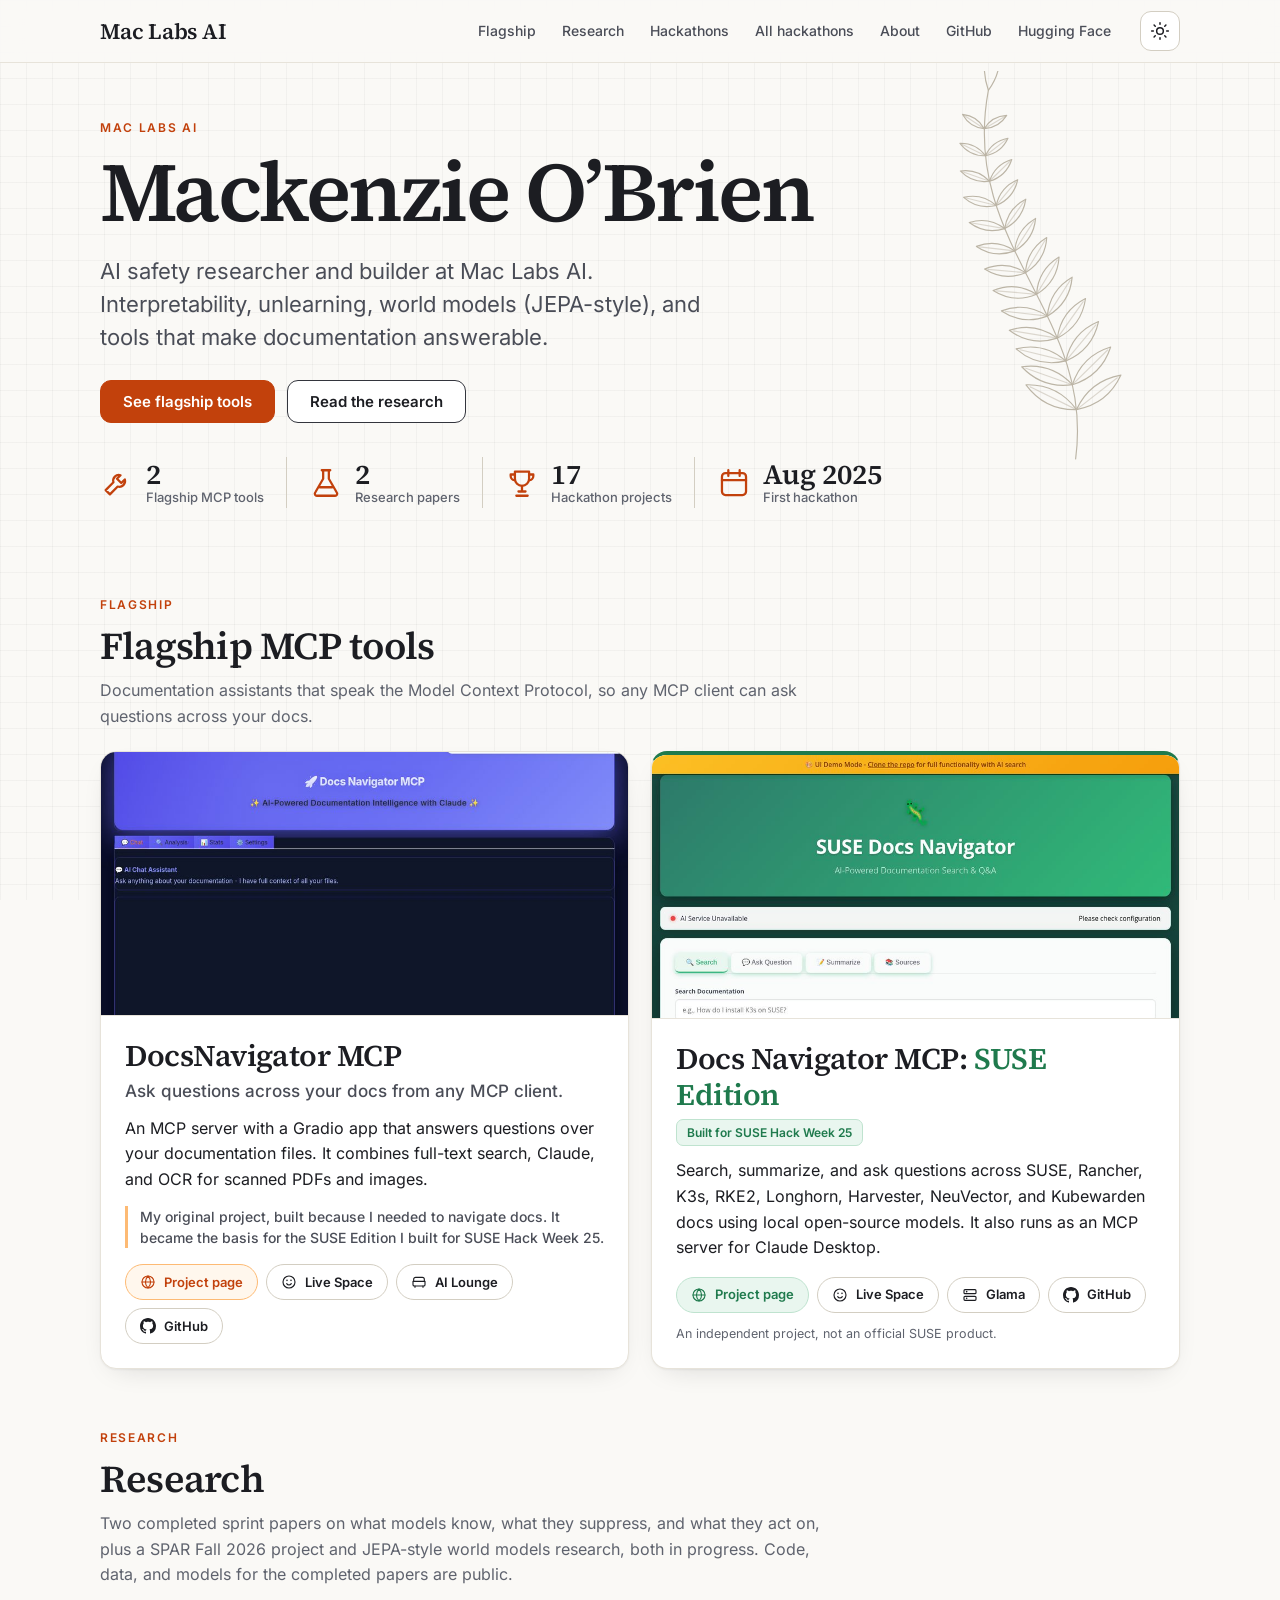
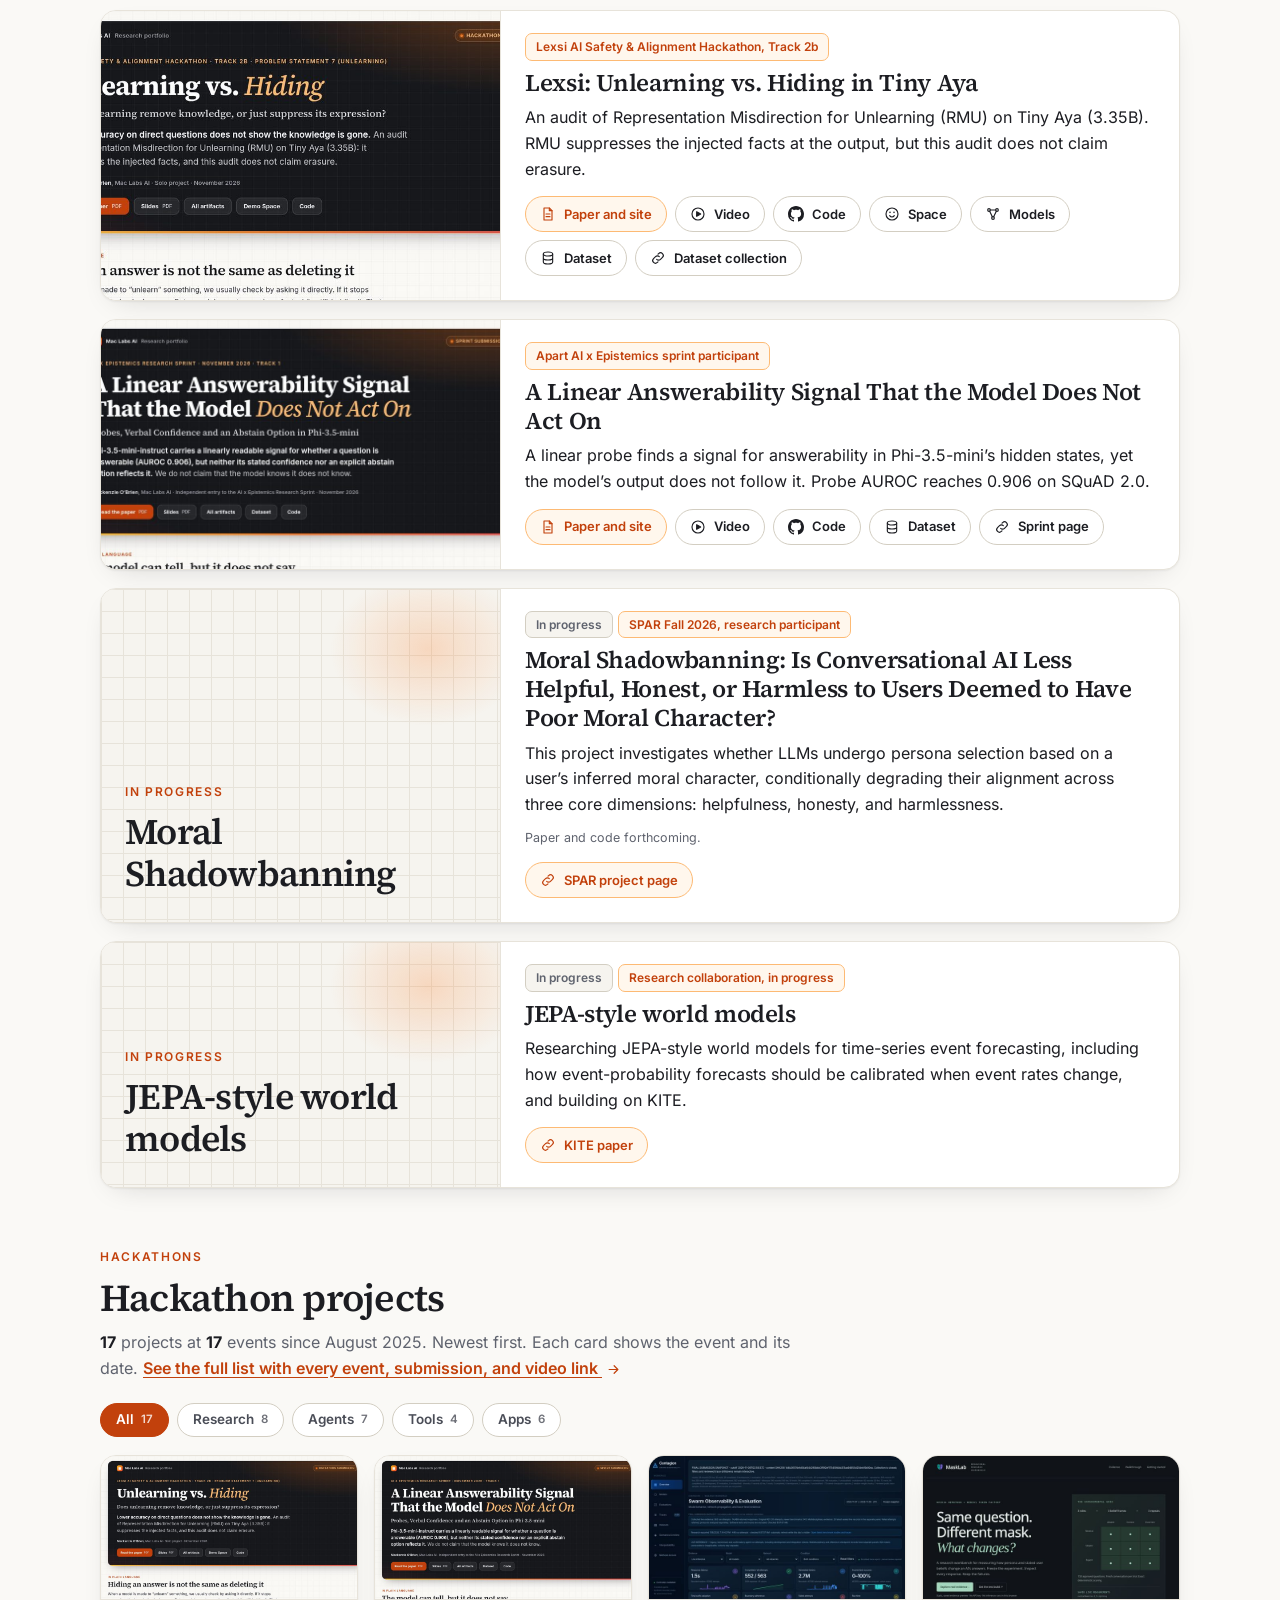
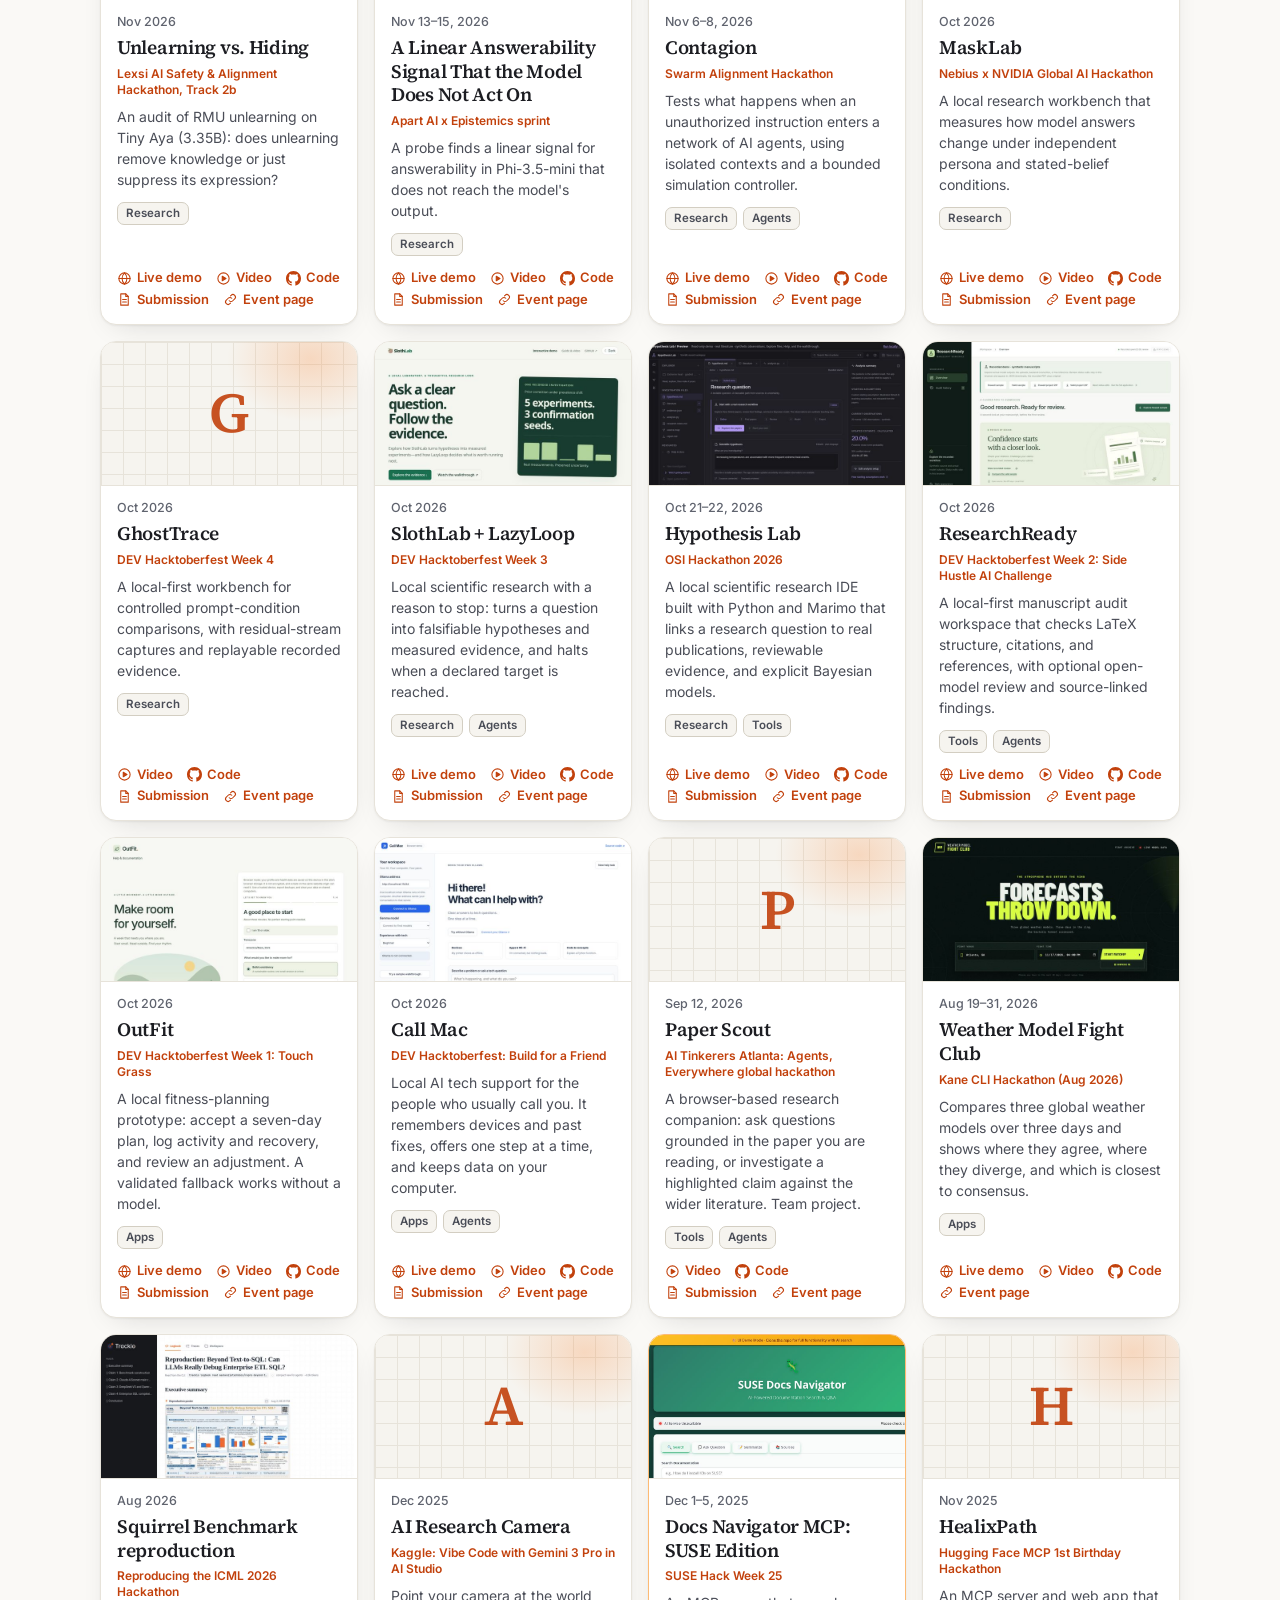
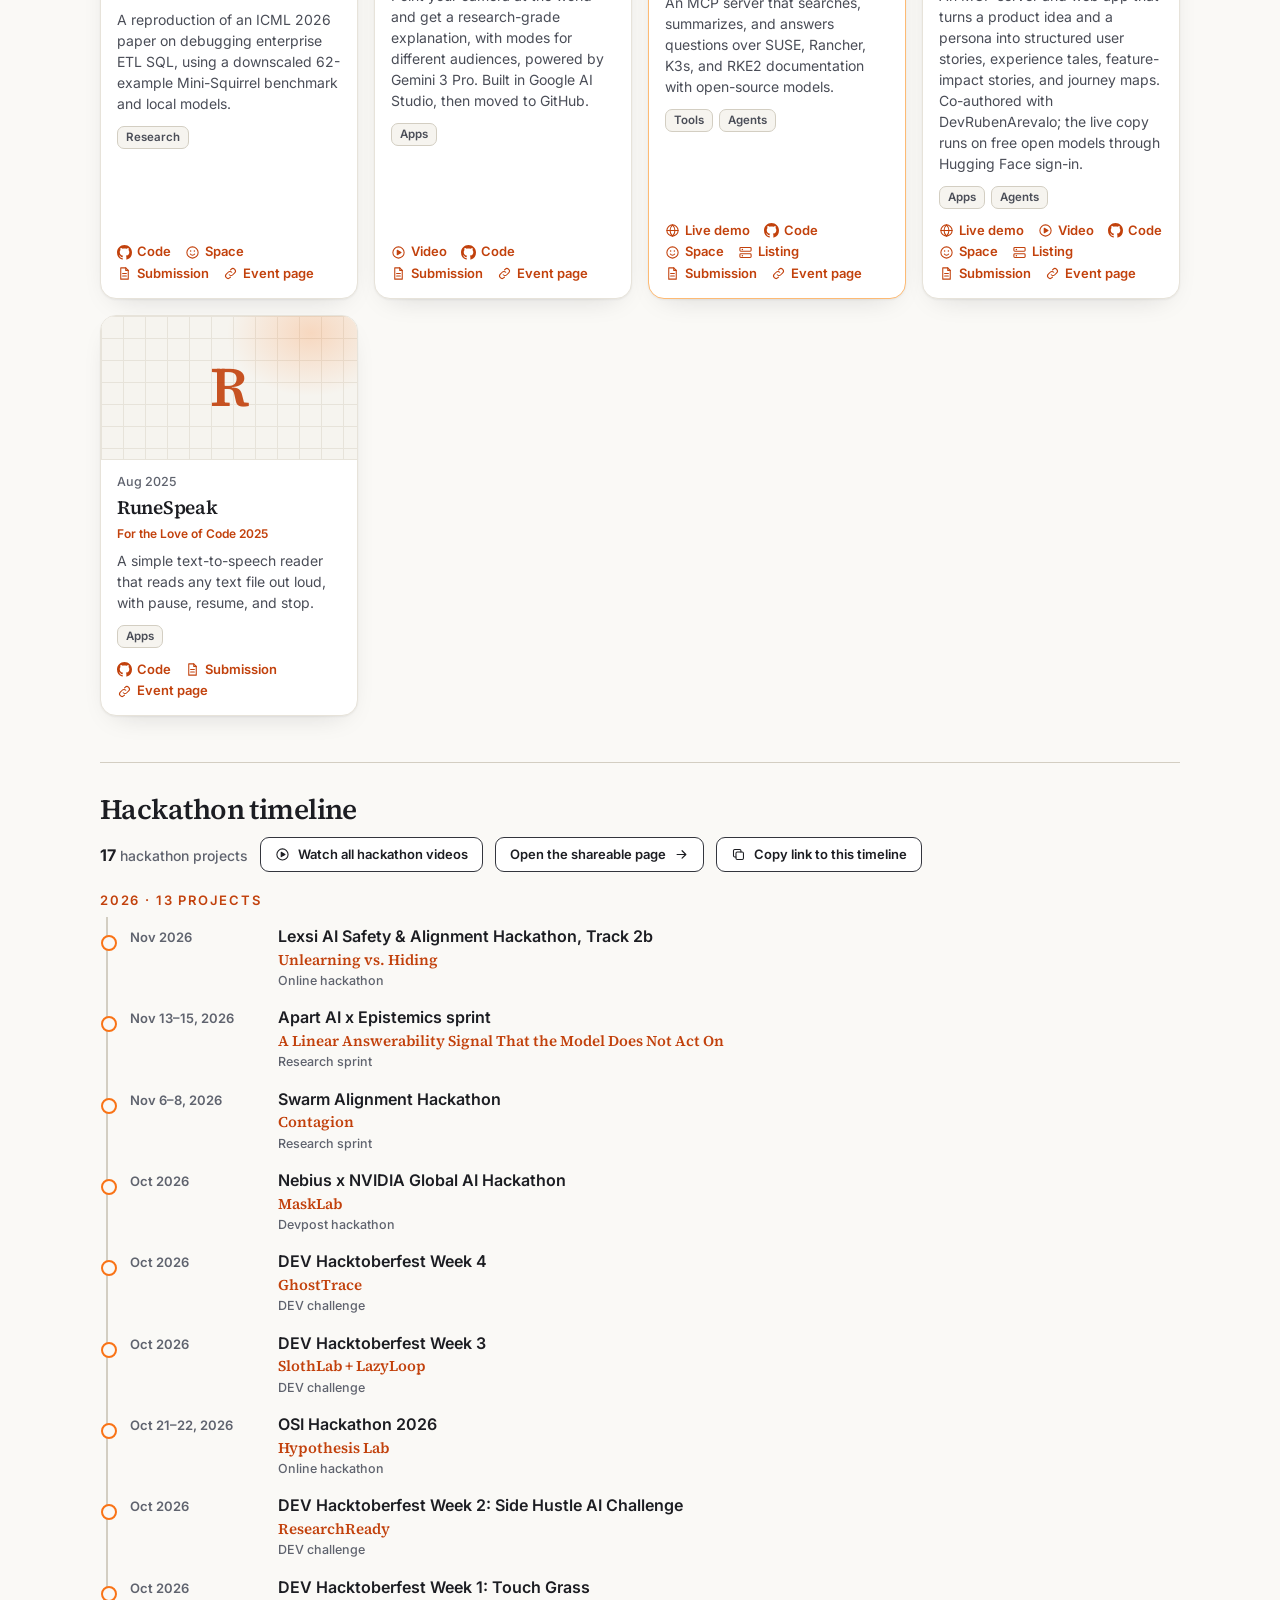
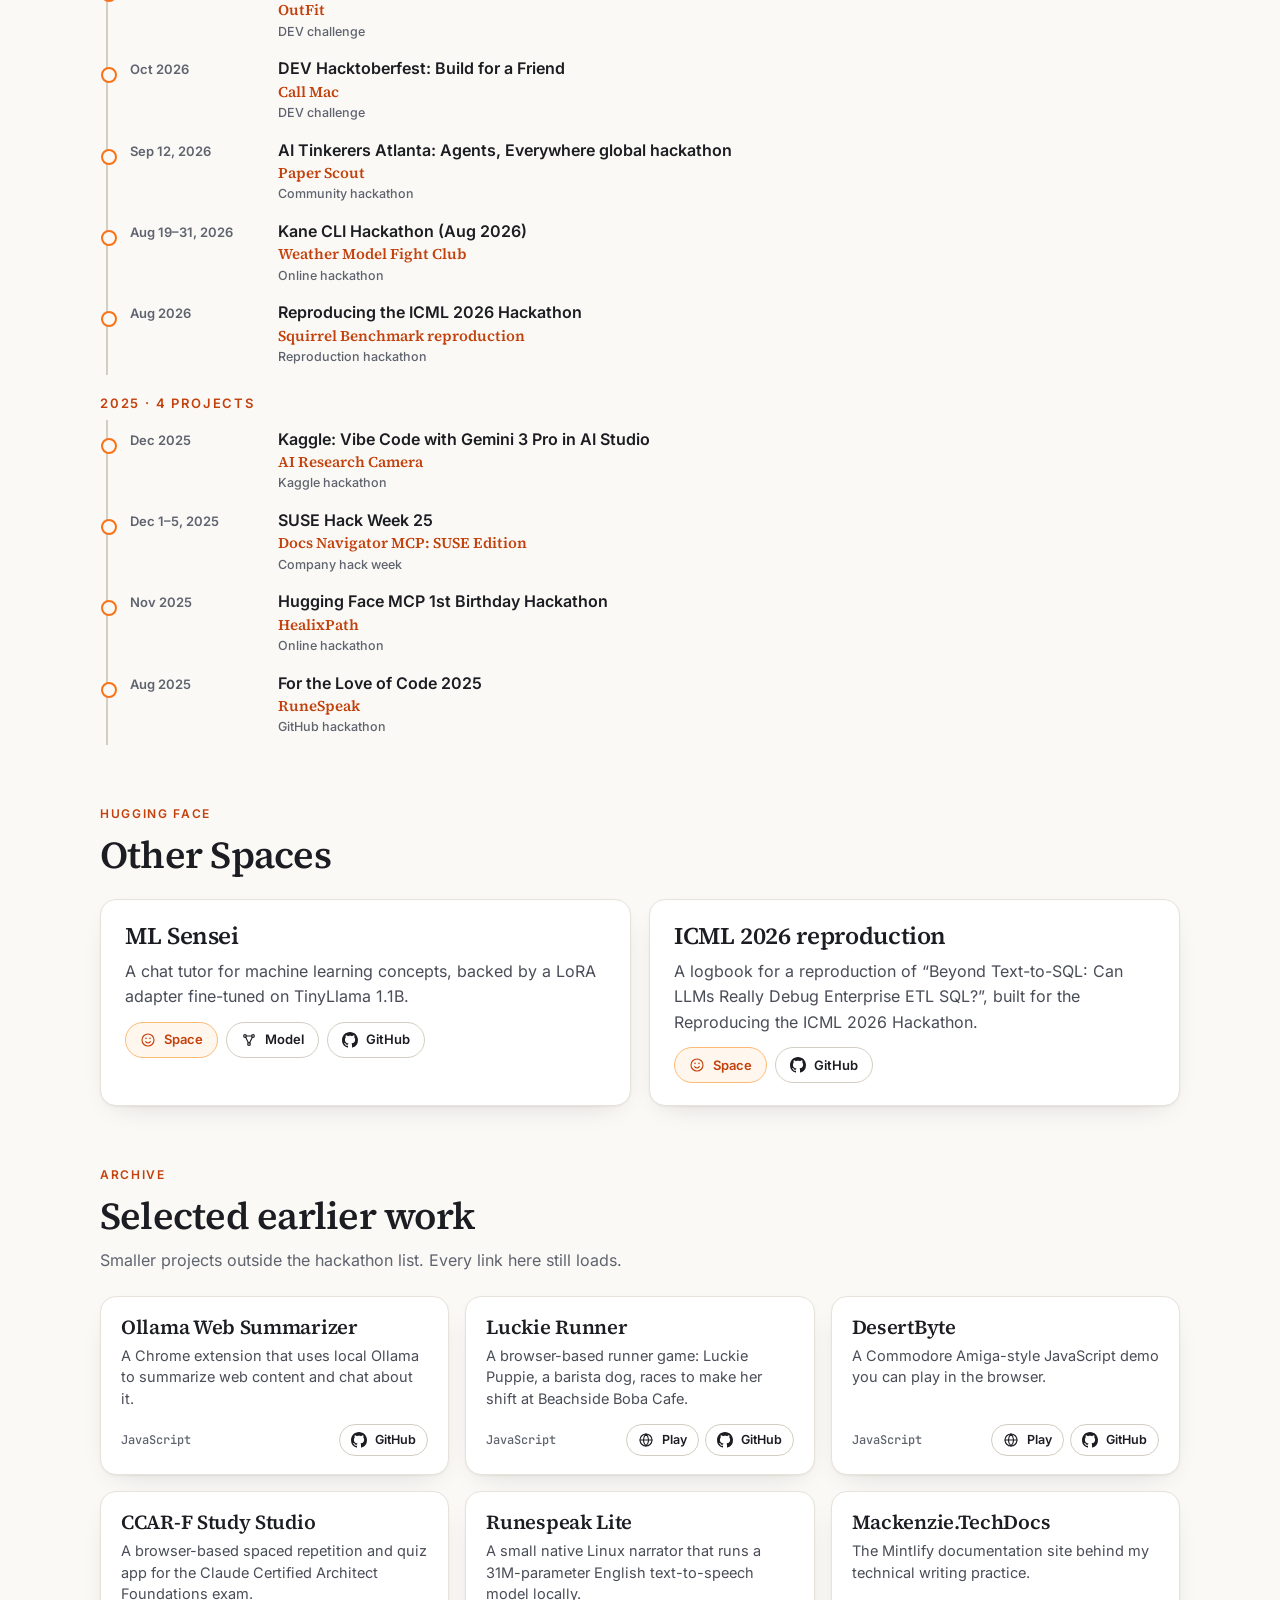
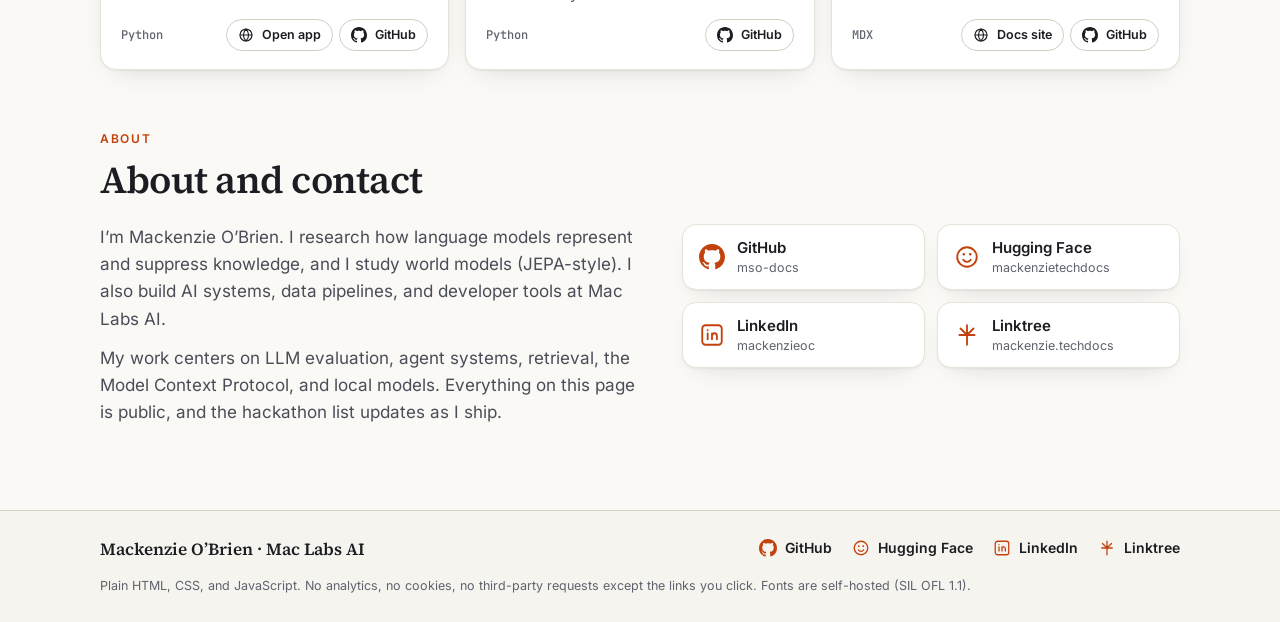
<file: index.html>
<!doctype html>
<html lang="en">
<head>
<meta charset="utf-8">
<meta name="viewport" content="width=device-width, initial-scale=1, viewport-fit=cover">
<title>Mackenzie O&rsquo;Brien | AI safety researcher and builder, Mac Labs AI</title>
<meta name="description" content="Portfolio of Mackenzie O&rsquo;Brien, AI safety researcher and builder at Mac Labs AI. Flagship MCP tools; research on unlearning, interpretability, and world models (JEPA-style); and every hackathon project in one place.">
<meta name="author" content="Mackenzie O'Brien">
<meta name="color-scheme" content="light dark">
<meta name="theme-color" content="#faf9f6" media="(prefers-color-scheme: light)">
<meta name="theme-color" content="#15130f" media="(prefers-color-scheme: dark)">
<meta name="referrer" content="strict-origin-when-cross-origin">
<link rel="canonical" href="https://mso-docs.github.io/mac-portfolio/">
<meta property="og:type" content="website">
<meta property="og:site_name" content="Mac Labs AI">
<meta property="og:title" content="Mackenzie O&rsquo;Brien | AI safety researcher and builder">
<meta property="og:description" content="Flagship MCP tools; research on unlearning, interpretability, and world models (JEPA-style); and every hackathon project in one place.">
<meta property="og:url" content="https://mso-docs.github.io/mac-portfolio/">
<meta property="og:image" content="https://mso-docs.github.io/mac-portfolio/assets/og-image.png">
<meta property="og:image:width" content="1200"><meta property="og:image:height" content="630">
<meta property="og:image:alt" content="Mackenzie O'Brien, AI safety researcher and builder at Mac Labs AI, on a warm paper background with a botanical sprig.">
<meta name="twitter:card" content="summary_large_image">
<meta name="twitter:title" content="Mackenzie O&rsquo;Brien | AI safety researcher and builder">
<meta name="twitter:description" content="Flagship MCP tools; research on unlearning, interpretability, and world models (JEPA-style); and every hackathon project in one place.">
<meta name="twitter:image" content="https://mso-docs.github.io/mac-portfolio/assets/og-image.png">
<meta name="twitter:image:alt" content="Mackenzie O'Brien, AI safety researcher and builder at Mac Labs AI, on a warm paper background with a botanical sprig.">
<link rel="icon" href="assets/favicon.svg" type="image/svg+xml">
<link rel="icon" href="assets/favicon-32.png" sizes="32x32" type="image/png">
<link rel="apple-touch-icon" href="assets/apple-touch-icon.png">
<script>
/* Set the theme before first paint so there is no flash. Saved choice wins, then the system setting. */
(function () {
  var t = null;
  try { t = localStorage.getItem("theme"); } catch (e) {}
  if (t !== "light" && t !== "dark") {
    t = window.matchMedia && window.matchMedia("(prefers-color-scheme: dark)").matches ? "dark" : "light";
  }
  var r = document.documentElement;
  r.setAttribute("data-theme", t);
  r.classList.add("js");
})();
</script>
<link rel="preload" href="assets/fonts/inter-latin-wght-normal.woff2" as="font" type="font/woff2" crossorigin>
<link rel="preload" href="assets/fonts/source-serif-4-latin-wght-normal.woff2" as="font" type="font/woff2" crossorigin>
<link rel="stylesheet" href="css/style.css">
</head>
<body>
<svg width="0" height="0" style="position:absolute" aria-hidden="true" focusable="false">
  <symbol id="i-github" viewBox="0 0 16 16"><path fill="currentColor" d="M8 0c4.42 0 8 3.58 8 8a8.013 8.013 0 0 1-5.45 7.59c-.4.08-.55-.17-.55-.38 0-.27.01-1.13.01-2.2 0-.75-.25-1.23-.54-1.48 1.78-.2 3.65-.88 3.65-3.95 0-.88-.31-1.59-.82-2.15.08-.2.36-1.02-.08-2.12 0 0-.67-.22-2.2.82-.64-.18-1.32-.27-2-.27-.68 0-1.36.09-2 .27-1.53-1.03-2.2-.82-2.2-.82-.44 1.1-.16 1.92-.08 2.12-.51.56-.82 1.28-.82 2.15 0 3.06 1.86 3.75 3.64 3.95-.23.2-.44.55-.51 1.07-.46.21-1.61.55-2.33-.66-.15-.24-.6-.83-1.23-.82-.67.01-.27.38.01.53.34.19.73.9.82 1.13.16.45.68 1.31 2.69.94 0 .67.01 1.3.01 1.49 0 .21-.15.45-.55.38A7.995 7.995 0 0 1 0 8c0-4.42 3.58-8 8-8Z"/></symbol>
  <symbol id="i-hf" viewBox="0 0 24 24"><g fill="none" stroke="currentColor" stroke-width="1.7" stroke-linecap="round" stroke-linejoin="round"><circle cx="12" cy="12" r="9"/><path d="M8.5 14.5c1 1.4 2.1 2 3.5 2s2.5-.6 3.5-2"/><path d="M9 9.5h.01M15 9.5h.01" stroke-width="2.4"/></g></symbol>
  <symbol id="i-lounge" viewBox="0 0 24 24"><g fill="none" stroke="currentColor" stroke-width="1.7" stroke-linecap="round" stroke-linejoin="round"><path d="M4 11V8a3 3 0 0 1 3-3h10a3 3 0 0 1 3 3v3"/><path d="M3 11h18v5a2 2 0 0 1-2 2H5a2 2 0 0 1-2-2z"/><path d="M6 18v2M18 18v2"/></g></symbol>
  <symbol id="i-glama" viewBox="0 0 24 24"><g fill="none" stroke="currentColor" stroke-width="1.7" stroke-linecap="round" stroke-linejoin="round"><rect x="3" y="4" width="18" height="6" rx="1.5"/><rect x="3" y="14" width="18" height="6" rx="1.5"/><path d="M7 7h.01M7 17h.01" stroke-width="2.4"/></g></symbol>
  <symbol id="i-globe" viewBox="0 0 24 24"><g fill="none" stroke="currentColor" stroke-width="1.7" stroke-linecap="round" stroke-linejoin="round"><circle cx="12" cy="12" r="9"/><path d="M3 12h18M12 3c2.6 2.6 3.9 5.6 3.9 9s-1.3 6.4-3.9 9c-2.6-2.6-3.9-5.6-3.9-9S9.4 5.6 12 3z"/></g></symbol>
  <symbol id="i-play" viewBox="0 0 24 24"><g fill="none" stroke="currentColor" stroke-width="1.7" stroke-linecap="round" stroke-linejoin="round"><circle cx="12" cy="12" r="9"/><path d="M10 8.5v7l6-3.5z" fill="currentColor"/></g></symbol>
  <symbol id="i-doc" viewBox="0 0 24 24"><g fill="none" stroke="currentColor" stroke-width="1.7" stroke-linecap="round" stroke-linejoin="round"><path d="M6 3h8l4 4v14H6z"/><path d="M14 3v4h4M9 12h6M9 16h6"/></g></symbol>
  <symbol id="i-data" viewBox="0 0 24 24"><g fill="none" stroke="currentColor" stroke-width="1.7" stroke-linecap="round" stroke-linejoin="round"><ellipse cx="12" cy="6" rx="7" ry="3"/><path d="M5 6v6c0 1.7 3.1 3 7 3s7-1.3 7-3V6M5 12v6c0 1.7 3.1 3 7 3s7-1.3 7-3v-6"/></g></symbol>
  <symbol id="i-model" viewBox="0 0 24 24"><g fill="none" stroke="currentColor" stroke-width="1.7" stroke-linecap="round" stroke-linejoin="round"><circle cx="6" cy="6" r="2"/><circle cx="18" cy="6" r="2"/><circle cx="12" cy="18" r="2"/><path d="M8 6h8M7 8l4 8M17 8l-4 8"/></g></symbol>
  <symbol id="i-link" viewBox="0 0 24 24"><g fill="none" stroke="currentColor" stroke-width="1.7" stroke-linecap="round" stroke-linejoin="round"><path d="M10 14a4 4 0 0 0 5.7 0l3-3a4 4 0 0 0-5.7-5.7l-1 1"/><path d="M14 10a4 4 0 0 0-5.7 0l-3 3A4 4 0 0 0 11 18.7l1-1"/></g></symbol>
  <symbol id="i-mic" viewBox="0 0 24 24"><g fill="none" stroke="currentColor" stroke-width="1.7" stroke-linecap="round" stroke-linejoin="round"><path d="M4 5h16v11H9l-5 4z"/><path d="M8 9h8M8 12h5"/></g></symbol>
  <symbol id="i-linkedin" viewBox="0 0 24 24"><g fill="none" stroke="currentColor" stroke-width="1.7" stroke-linecap="round" stroke-linejoin="round"><rect x="3" y="3" width="18" height="18" rx="3"/><path d="M8 10.5V16M8 7.6v.01M12 16v-5.5M12 13c0-1.7 1-2.6 2.3-2.6S16.5 11.3 16.5 13V16"/></g></symbol>
  <symbol id="i-tree" viewBox="0 0 24 24"><g fill="none" stroke="currentColor" stroke-width="1.7" stroke-linecap="round" stroke-linejoin="round"><path d="M12 21v-9M12 12 6 6M12 12l6-6M12 12V3M12 12 5 12M12 12l7 0"/></g></symbol>
  <symbol id="i-sun" viewBox="0 0 24 24"><g fill="none" stroke="currentColor" stroke-width="1.8" stroke-linecap="round" stroke-linejoin="round"><circle cx="12" cy="12" r="4"/><path d="M12 2v2M12 20v2M4.9 4.9l1.4 1.4M17.7 17.7l1.4 1.4M2 12h2M20 12h2M4.9 19.1l1.4-1.4M17.7 6.3l1.4-1.4"/></g></symbol>
  <symbol id="i-moon" viewBox="0 0 24 24"><g fill="none" stroke="currentColor" stroke-width="1.8" stroke-linecap="round" stroke-linejoin="round"><path d="M20 14.5A8 8 0 0 1 9.5 4 8 8 0 1 0 20 14.5z"/></g></symbol>
  <symbol id="i-menu" viewBox="0 0 24 24"><g fill="none" stroke="currentColor" stroke-width="1.9" stroke-linecap="round"><path d="M4 7h16M4 12h16M4 17h16"/></g></symbol>
  <symbol id="i-x" viewBox="0 0 24 24"><g fill="none" stroke="currentColor" stroke-width="1.9" stroke-linecap="round"><path d="M6 6l12 12M18 6 6 18"/></g></symbol>
  <symbol id="i-tools" viewBox="0 0 24 24"><g fill="none" stroke="currentColor" stroke-width="1.6" stroke-linecap="round" stroke-linejoin="round"><path d="M14.5 6.5a4 4 0 0 0-5 5L4 17l3 3 5.5-5.5a4 4 0 0 0 5-5L15 12l-3-3z"/></g></symbol>
  <symbol id="i-flask" viewBox="0 0 24 24"><g fill="none" stroke="currentColor" stroke-width="1.6" stroke-linecap="round" stroke-linejoin="round"><path d="M9 3h6M10 3v6l-5.5 9.5A1.5 1.5 0 0 0 5.8 21h12.4a1.5 1.5 0 0 0 1.3-2.5L14 9V3"/><path d="M7.5 15h9"/></g></symbol>
  <symbol id="i-trophy" viewBox="0 0 24 24"><g fill="none" stroke="currentColor" stroke-width="1.6" stroke-linecap="round" stroke-linejoin="round"><path d="M7 4h10v5a5 5 0 0 1-10 0z"/><path d="M7 6H4v1a3 3 0 0 0 3 3M17 6h3v1a3 3 0 0 1-3 3M12 14v4M8 21h8M9.5 18h5"/></g></symbol>
  <symbol id="i-cal" viewBox="0 0 24 24"><g fill="none" stroke="currentColor" stroke-width="1.6" stroke-linecap="round" stroke-linejoin="round"><rect x="3.5" y="5" width="17" height="15.5" rx="2.5"/><path d="M3.5 10h17M8 3v4M16 3v4"/></g></symbol>
  <symbol id="i-arrow" viewBox="0 0 24 24"><g fill="none" stroke="currentColor" stroke-width="1.9" stroke-linecap="round" stroke-linejoin="round"><path d="M5 12h14M13 6l6 6-6 6"/></g></symbol>
  <symbol id="i-copy" viewBox="0 0 24 24"><g fill="none" stroke="currentColor" stroke-width="1.7" stroke-linecap="round" stroke-linejoin="round"><rect x="8" y="8" width="12" height="12" rx="2"/><path d="M16 8V6a2 2 0 0 0-2-2H6a2 2 0 0 0-2 2v8a2 2 0 0 0 2 2h2"/></g></symbol>
</svg>

<a class="skip" href="#main">Skip to content</a>

<header class="site-header">
  <nav class="nav wrap" aria-label="Primary">
    <a class="wordmark" href="#top" aria-label="Mac Labs AI, back to top">Mac Labs AI</a>
    <button class="menu-btn" type="button" aria-expanded="false" aria-controls="nav-links">
      <svg class="ic ic-open" aria-hidden="true"><use href="#i-menu"/></svg>
      <svg class="ic ic-close" aria-hidden="true"><use href="#i-x"/></svg>
      <span class="sr-only">Menu</span>
    </button>
    <ul class="nav-links" id="nav-links">
      <li><a href="#flagship">Flagship</a></li>
      <li><a href="#research">Research</a></li>
      <li><a href="#hackathons">Hackathons</a></li>
      <li><a href="hackathons/">All hackathons</a></li>
      <li><a href="#about">About</a></li>
      <li><a href="https://github.com/mso-docs" rel="noopener">GitHub</a></li>
      <li><a href="https://huggingface.co/mackenzietechdocs" rel="noopener">Hugging Face</a></li>
    </ul>
    <button class="theme-toggle" id="theme-toggle" type="button" aria-label="Switch to dark mode" title="Switch theme">
      <svg class="ic ic-sun" aria-hidden="true"><use href="#i-sun"/></svg>
      <svg class="ic ic-moon" aria-hidden="true"><use href="#i-moon"/></svg>
    </button>
  </nav>
</header>

<main id="main">
<section class="hero wrap" id="top" aria-labelledby="h-hero">
  <div class="hero-copy">
    <p class="eyebrow">Mac Labs AI</p>
    <h1 id="h-hero">Mackenzie O&rsquo;Brien</h1>
    <p class="lede">AI safety researcher and builder at Mac Labs AI. Interpretability, unlearning, world models (JEPA-style), and tools that make documentation answerable.</p>
    <div class="cta">
      <a class="btn btn-primary" href="#flagship">See flagship tools</a>
      <a class="btn btn-ghost" href="#research">Read the research</a>
    </div>
    <ul class="stats" id="stats" aria-label="Portfolio at a glance">
      <li class="stat"><svg class="ic" aria-hidden="true"><use href="#i-tools"/></svg><span class="stat-text"><strong data-stat="flagship">2</strong><span>Flagship MCP tools</span></span></li>
      <li class="stat"><svg class="ic" aria-hidden="true"><use href="#i-flask"/></svg><span class="stat-text"><strong data-stat="research">2</strong><span>Research papers</span></span></li>
      <li class="stat"><svg class="ic" aria-hidden="true"><use href="#i-trophy"/></svg><span class="stat-text"><strong data-stat="hackathons">17</strong><span>Hackathon projects</span></span></li>
      <li class="stat"><svg class="ic" aria-hidden="true"><use href="#i-cal"/></svg><span class="stat-text"><strong data-stat="since">Aug 2025</strong><span>First hackathon</span></span></li>
    </ul>
  </div>
  <div class="hero-art" aria-hidden="true"><svg class="sprig" viewBox="0 0 330 420" fill="none" stroke="currentColor" stroke-width="1.2" stroke-linecap="round" stroke-linejoin="round" aria-hidden="true" focusable="false"><path d="M210 400 C230 250 90 180 120 20" /><path d="M210.9 349.2 Q243.0 343.3 256.7 313.6 Q224.5 319.5 210.9 349.2Z" /><path d="M210.9 349.2 L253.0 316.4" opacity=".5" /><path d="M210.9 349.2 Q191.5 322.8 158.8 323.6 Q178.2 349.9 210.9 349.2Z" /><path d="M210.9 349.2 L163.0 325.6" opacity=".5" /><path d="M206.7 323.5 Q236.5 314.3 246.1 284.6 Q216.3 293.7 206.7 323.5Z" /><path d="M206.7 323.5 L243.0 287.7" opacity=".5" /><path d="M206.7 323.5 Q185.3 300.7 154.4 305.0 Q175.8 327.8 206.7 323.5Z" /><path d="M206.7 323.5 L158.6 306.5" opacity=".5" /><path d="M199.9 299.0 Q227.3 287.5 233.6 258.4 Q206.2 269.9 199.9 299.0Z" /><path d="M199.9 299.0 L230.9 261.7" opacity=".5" /><path d="M199.9 299.0 Q177.5 279.4 148.6 286.5 Q171.0 306.1 199.9 299.0Z" /><path d="M199.9 299.0 L152.7 287.5" opacity=".5" /><path d="M191.1 275.5 Q216.3 262.6 220.2 234.6 Q195.0 247.5 191.1 275.5Z" /><path d="M191.1 275.5 L217.8 237.9" opacity=".5" /><path d="M191.1 275.5 Q168.4 258.6 141.6 267.4 Q164.2 284.3 191.1 275.5Z" /><path d="M191.1 275.5 L145.5 268.0" opacity=".5" /><path d="M180.8 252.8 Q204.1 239.3 206.4 212.6 Q183.2 226.0 180.8 252.8Z" /><path d="M180.8 252.8 L204.4 215.8" opacity=".5" /><path d="M180.8 252.8 Q158.6 237.8 133.5 247.4 Q155.8 262.4 180.8 252.8Z" /><path d="M180.8 252.8 L137.3 247.8" opacity=".5" /><path d="M169.7 230.3 Q191.4 217.1 192.9 191.8 Q171.3 205.0 169.7 230.3Z" /><path d="M169.7 230.3 L191.1 194.9" opacity=".5" /><path d="M169.7 230.3 Q148.4 216.7 124.9 226.4 Q146.3 240.0 169.7 230.3Z" /><path d="M169.7 230.3 L128.5 226.7" opacity=".5" /><path d="M158.3 208.0 Q178.7 195.6 180.2 171.7 Q159.8 184.2 158.3 208.0Z" /><path d="M158.3 208.0 L178.5 174.6" opacity=".5" /><path d="M158.3 208.0 Q138.2 195.2 116.1 204.3 Q136.2 217.1 158.3 208.0Z" /><path d="M158.3 208.0 L119.5 204.6" opacity=".5" /><path d="M147.2 185.5 Q166.6 174.3 168.7 152.0 Q149.2 163.2 147.2 185.5Z" /><path d="M147.2 185.5 L166.9 154.7" opacity=".5" /><path d="M147.2 185.5 Q128.6 172.9 107.7 180.9 Q126.3 193.5 147.2 185.5Z" /><path d="M147.2 185.5 L110.8 181.3" opacity=".5" /><path d="M136.9 162.5 Q155.6 153.0 158.6 132.2 Q139.9 141.7 136.9 162.5Z" /><path d="M136.9 162.5 L156.8 134.6" opacity=".5" /><path d="M136.9 162.5 Q120.2 149.9 100.3 156.3 Q117.0 168.9 136.9 162.5Z" /><path d="M136.9 162.5 L103.2 156.8" opacity=".5" /><path d="M128.1 138.7 Q146.1 131.2 150.3 112.1 Q132.3 119.6 128.1 138.7Z" /><path d="M128.1 138.7 L148.5 114.2" opacity=".5" /><path d="M128.1 138.7 Q113.5 125.8 94.5 130.3 Q109.1 143.2 128.1 138.7Z" /><path d="M128.1 138.7 L97.2 131.0" opacity=".5" /><path d="M121.2 113.7 Q138.5 108.5 144.1 91.3 Q126.8 96.6 121.2 113.7Z" /><path d="M121.2 113.7 L142.2 93.1" opacity=".5" /><path d="M121.2 113.7 Q108.9 100.6 91.1 103.1 Q103.4 116.2 121.2 113.7Z" /><path d="M121.2 113.7 L93.5 103.9" opacity=".5" /><path d="M117.0 87.4 Q133.3 84.4 140.2 69.4 Q123.9 72.4 117.0 87.4Z" /><path d="M117.0 87.4 L138.3 70.8" opacity=".5" /><path d="M117.0 87.4 Q107.1 74.1 90.6 74.5 Q100.4 87.8 117.0 87.4Z" /><path d="M117.0 87.4 L92.7 75.5" opacity=".5" /><path d="M115.8 59.5 Q130.9 58.6 138.9 45.8 Q123.8 46.6 115.8 59.5Z" /><path d="M115.8 59.5 L137.0 46.8" opacity=".5" /><path d="M115.8 59.5 Q108.4 46.3 93.4 44.8 Q100.8 57.9 115.8 59.5Z" /><path d="M115.8 59.5 L95.2 45.9" opacity=".5" /><path d="M120.0 20.0 Q110.0 -10.0 124.0 -32.0 Q140.0 -8.0 120.0 20.0Z" /></svg></div>
</section>

<section class="section wrap" id="flagship" aria-labelledby="h-flagship">
  <header class="section-head">
    <p class="kicker">Flagship</p>
    <h2 id="h-flagship">Flagship MCP tools</h2>
    <p class="section-sub">Documentation assistants that speak the Model Context Protocol, so any MCP client can ask questions across your docs.</p>
  </header>
  <div class="flagship-grid">
    <article class="card flagship-card" data-flagship>
      <img class="shot" src="assets/img/flagship-docsnavigator.jpg" width="960" height="480" loading="lazy" alt="Screenshot of the DocsNavigator MCP Space: a purple header reading Docs Navigator MCP and tabs for Chat, Analysis, Stats, and Settings.">
      <div class="card-body">
        <h3>DocsNavigator MCP</h3>
        <p class="tagline">Ask questions across your docs from any MCP client.</p>
        <p>An MCP server with a Gradio app that answers questions over your documentation files. It combines full-text search, Claude, and OCR for scanned PDFs and images.</p>
        <p class="origin">My original project, built because I needed to navigate docs. It became the basis for the SUSE Edition I built for SUSE Hack Week 25.</p>
        <ul class="links" aria-label="DocsNavigator MCP links">
          <li><a class="pill pill-primary" href="https://mso-docs.github.io/Docs-Navigator/" rel="noopener"><svg class="ic" aria-hidden="true"><use href="#i-globe"/></svg>Project page</a></li>
          <li><a class="pill" href="https://huggingface.co/spaces/mackenzietechdocs/DocsNavigatorMCP" rel="noopener"><svg class="ic" aria-hidden="true"><use href="#i-hf"/></svg>Live Space</a></li>
          <li><a class="pill" href="https://ai.lounge.ai/@mackenzietechdocs/hf-docsnavigatormcp" rel="noopener"><svg class="ic" aria-hidden="true"><use href="#i-lounge"/></svg>AI Lounge</a></li>
          <li><a class="pill" href="https://github.com/mso-docs/Docs-Navigator" rel="noopener"><svg class="ic" aria-hidden="true"><use href="#i-github"/></svg>GitHub</a></li>
        </ul>
      </div>
    </article>
    <article class="card flagship-card suse" data-flagship>
      <img class="shot" src="assets/img/flagship-suse.jpg" width="960" height="480" loading="lazy" alt="Screenshot of the SUSE Docs Navigator UI demo: a green header with a gecko, a search box, and tabs for Search, Ask Question, Summarize, and Sources.">
      <div class="card-body">
        <h3>Docs Navigator MCP: <span class="edition">SUSE Edition</span></h3>
        <p class="tagline"><span class="tag tag-event">Built for SUSE Hack Week 25</span></p>
        <p>Search, summarize, and ask questions across SUSE, Rancher, K3s, RKE2, Longhorn, Harvester, NeuVector, and Kubewarden docs using local open-source models. It also runs as an MCP server for Claude Desktop.</p>
        <ul class="links" aria-label="SUSE Edition links">
          <li><a class="pill pill-primary" href="https://mso-docs.github.io/Docs-Navigator-MCP-SUSE-Edition/" rel="noopener"><svg class="ic" aria-hidden="true"><use href="#i-globe"/></svg>Project page</a></li>
          <li><a class="pill" href="https://huggingface.co/spaces/mackenzietechdocs/DocsNavigatorMCP-SUSE" rel="noopener"><svg class="ic" aria-hidden="true"><use href="#i-hf"/></svg>Live Space</a></li>
          <li><a class="pill" href="https://glama.ai/mcp/servers/mso-docs/Docs-Navigator-MCP-SUSE-Edition" rel="noopener"><svg class="ic" aria-hidden="true"><use href="#i-glama"/></svg>Glama</a></li>
          <li><a class="pill" href="https://github.com/mso-docs/Docs-Navigator-MCP-SUSE-Edition" rel="noopener"><svg class="ic" aria-hidden="true"><use href="#i-github"/></svg>GitHub</a></li>
        </ul>
        <p class="fine">An independent project, not an official SUSE product.</p>
      </div>
    </article>
  </div>
</section>

<section class="section wrap" id="research" aria-labelledby="h-research">
  <header class="section-head">
    <p class="kicker">Research</p>
    <h2 id="h-research">Research</h2>
    <p class="section-sub">Two completed sprint papers on what models know, what they suppress, and what they act on, plus a SPAR Fall 2026 project and JEPA-style world models research, both in progress. Code, data, and models for the completed papers are public.</p>
  </header>
  <div class="research-list">
    <article class="card research-row" data-research>
      <img class="thumb" src="assets/img/research-lexsi.jpg" width="960" height="504" loading="lazy" alt="Cover art for the Lexsi project: Unlearning vs. Hiding, with a pale ghost figure inside a network of nodes.">
      <div class="card-body">
        <p class="tag-row"><span class="tag tag-event">Lexsi AI Safety &amp; Alignment Hackathon, Track 2b</span></p>
        <h3>Lexsi: Unlearning vs. Hiding in Tiny Aya</h3>
        <p>An audit of Representation Misdirection for Unlearning (RMU) on Tiny Aya (3.35B). RMU suppresses the injected facts at the output, but this audit does not claim erasure.</p>
        <ul class="links" aria-label="Lexsi links">
          <li><a class="pill pill-primary" href="https://mso-docs.github.io/Lexsi-Unlearning/" rel="noopener"><svg class="ic" aria-hidden="true"><use href="#i-doc"/></svg>Paper and site</a></li>
          <li><a class="pill" href="https://youtu.be/BuCfLNA-gfc" rel="noopener"><svg class="ic" aria-hidden="true"><use href="#i-play"/></svg>Video</a></li>
          <li><a class="pill" href="https://github.com/mso-docs/Lexsi-Unlearning" rel="noopener"><svg class="ic" aria-hidden="true"><use href="#i-github"/></svg>Code</a></li>
          <li><a class="pill" href="https://huggingface.co/spaces/mackenzietechdocs/lexsi-unlearning-demo" rel="noopener"><svg class="ic" aria-hidden="true"><use href="#i-hf"/></svg>Space</a></li>
          <li><a class="pill" href="https://huggingface.co/collections/mackenzietechdocs/lexsi-unlearning-vs-hiding-6af7ae6b51c779a9e34418c6" rel="noopener"><svg class="ic" aria-hidden="true"><use href="#i-model"/></svg>Models</a></li>
          <li><a class="pill" href="https://huggingface.co/datasets/mackenzietechdocs/lexsi-unlearning-eval" rel="noopener"><svg class="ic" aria-hidden="true"><use href="#i-data"/></svg>Dataset</a></li>
          <li><a class="pill" href="https://huggingface.co/collections/mackenzietechdocs/lexsi-unlearning-vs-hiding-datasets-6afa5b350a621b28fe307358" rel="noopener"><svg class="ic" aria-hidden="true"><use href="#i-link"/></svg>Dataset collection</a></li>
        </ul>
      </div>
    </article>
    <article class="card research-row" data-research>
      <img class="thumb" src="assets/img/research-apart.jpg" width="960" height="504" loading="lazy" alt="Cover art for the Apart project: A Linear Answerability Signal That the Model Does Not Act On, with a line chart on a dark background.">
      <div class="card-body">
        <p class="tag-row"><span class="tag tag-event">Apart AI x Epistemics sprint participant</span></p>
        <h3>A Linear Answerability Signal That the Model Does Not Act On</h3>
        <p>A linear probe finds a signal for answerability in Phi-3.5-mini&rsquo;s hidden states, yet the model&rsquo;s output does not follow it. Probe AUROC reaches 0.906 on SQuAD 2.0.</p>
        <ul class="links" aria-label="Apart project links">
          <li><a class="pill pill-primary" href="https://mso-docs.github.io/Apart-Epistemics/" rel="noopener"><svg class="ic" aria-hidden="true"><use href="#i-doc"/></svg>Paper and site</a></li>
          <li><a class="pill" href="https://youtu.be/og3AKyBByQw" rel="noopener"><svg class="ic" aria-hidden="true"><use href="#i-play"/></svg>Video</a></li>
          <li><a class="pill" href="https://github.com/mso-docs/Apart-Epistemics" rel="noopener"><svg class="ic" aria-hidden="true"><use href="#i-github"/></svg>Code</a></li>
          <li><a class="pill" href="https://huggingface.co/datasets/mackenzietechdocs/apart-epistemics-phi35-abstention" rel="noopener"><svg class="ic" aria-hidden="true"><use href="#i-data"/></svg>Dataset</a></li>
          <li><a class="pill" href="https://apartresearch.com/sprints/projects/a-linear-answerability-signal-that-the-model-does-not-act-on-feuho1zptz" rel="noopener"><svg class="ic" aria-hidden="true"><use href="#i-link"/></svg>Sprint page</a></li>
        </ul>
      </div>
    </article>
    <article class="card research-row is-progress" id="spar">
      <div class="thumb thumb-placeholder" aria-hidden="true">
        <span class="art-kicker">In progress</span>
        <span class="art-title">Moral Shadowbanning</span>
      </div>
      <div class="card-body">
        <p class="tag-row"><span class="tag tag-status">In progress</span> <span class="tag tag-event">SPAR Fall 2026, research participant</span></p>
        <h3>Moral Shadowbanning: Is Conversational AI Less Helpful, Honest, or Harmless to Users Deemed to Have Poor Moral Character?</h3>
        <p>This project investigates whether LLMs undergo persona selection based on a user&rsquo;s inferred moral character, conditionally degrading their alignment across three core dimensions: helpfulness, honesty, and harmlessness.</p>
        <p class="fine">Paper and code forthcoming.</p>
        <ul class="links" aria-label="SPAR project links">
          <li><a class="pill pill-primary" href="https://sparai.org/projects/f26/reckqc5o81AtSxOFU/" rel="noopener"><svg class="ic" aria-hidden="true"><use href="#i-link"/></svg>SPAR project page</a></li>
        </ul>
      </div>
    </article>
    <article class="card research-row is-progress" id="world-models">
      <div class="thumb thumb-placeholder" aria-hidden="true">
        <span class="art-kicker">In progress</span>
        <span class="art-title">JEPA-style world models</span>
      </div>
      <div class="card-body">
        <p class="tag-row"><span class="tag tag-status">In progress</span> <span class="tag tag-event">Research collaboration, in progress</span></p>
        <h3>JEPA-style world models</h3>
        <p>Researching JEPA-style world models for time-series event forecasting, including how event-probability forecasts should be calibrated when event rates change, and building on KITE.</p>
        <ul class="links" aria-label="World models research links">
          <li><a class="pill pill-primary" href="https://arxiv.org/abs/2610.12738" rel="noopener"><svg class="ic" aria-hidden="true"><use href="#i-link"/></svg>KITE paper</a></li>
        </ul>
      </div>
    </article>
  </div>
</section>

<section class="section wrap" id="hackathons" aria-labelledby="h-hack">
  <header class="section-head">
    <p class="kicker">Hackathons</p>
    <h2 id="h-hack">Hackathon projects</h2>
    <p class="section-sub"><strong class="count" id="hack-total">17</strong> projects at <strong class="count" id="hack-events">17</strong> events since <span id="hack-since">August 2025</span>. Newest first. Each card shows the event and its date. <a class="inline-link" href="hackathons/">See the full list with every event, submission, and video link <svg class="ic" aria-hidden="true"><use href="#i-arrow"/></svg></a></p>
  </header>
  <div class="filter-bar" role="group" aria-label="Filter hackathon projects by category" id="filters"></div>
  <p class="sr-only" id="filter-status" role="status" aria-live="polite"></p>
  <ul class="grid" id="project-grid" aria-label="Hackathon projects">
    <li class="grid-fallback">Loading hackathon projects. If this does not load, browse <a href="https://github.com/mso-docs?tab=repositories">all repositories on GitHub</a>.</li>
  </ul>

  <div class="timeline-wrap" id="timeline">
    <header class="timeline-head">
      <h3>Hackathon timeline</h3>
      <div class="timeline-tools">
        <span class="timeline-total"><strong id="timeline-total">17</strong> hackathon projects</span>
        <a class="btn btn-small btn-ghost" data-playlist href="https://www.youtube.com/playlist?list=PLS06olZGZM-M" rel="noopener"><svg class="ic" aria-hidden="true"><use href="#i-play"/></svg><span>Watch all hackathon videos</span></a>
        <a class="btn btn-small btn-ghost" href="hackathons/"><span>Open the shareable page</span><svg class="ic" aria-hidden="true"><use href="#i-arrow"/></svg></a>
        <button class="btn btn-small btn-ghost" type="button" id="copy-timeline" hidden><svg class="ic" aria-hidden="true"><use href="#i-copy"/></svg><span>Copy link to this timeline</span></button>
      </div>
    </header>
    <div id="timeline-body"></div>
  </div>
</section>

<section class="section wrap" id="spaces" aria-labelledby="h-spaces">
  <header class="section-head">
    <p class="kicker">Hugging Face</p>
    <h2 id="h-spaces">Other Spaces</h2>
  </header>
  <div class="mini-grid">
    <article class="card mini">
      <h3>ML Sensei</h3>
      <p>A chat tutor for machine learning concepts, backed by a LoRA adapter fine-tuned on TinyLlama 1.1B.</p>
      <ul class="links">
        <li><a class="pill pill-primary" href="https://huggingface.co/spaces/mackenzietechdocs/ml-sensei-chat" rel="noopener"><svg class="ic" aria-hidden="true"><use href="#i-hf"/></svg>Space</a></li>
        <li><a class="pill" href="https://huggingface.co/mackenzietechdocs/ml-sensei-lora-tinyllama-1.1b" rel="noopener"><svg class="ic" aria-hidden="true"><use href="#i-model"/></svg>Model</a></li>
        <li><a class="pill" href="https://github.com/mso-docs/ml-sensei-lora" rel="noopener"><svg class="ic" aria-hidden="true"><use href="#i-github"/></svg>GitHub</a></li>
      </ul>
    </article>
    <article class="card mini">
      <h3>ICML 2026 reproduction</h3>
      <p>A logbook for a reproduction of &ldquo;Beyond Text-to-SQL: Can LLMs Really Debug Enterprise ETL SQL?&rdquo;, built for the Reproducing the ICML 2026 Hackathon.</p>
      <ul class="links">
        <li><a class="pill pill-primary" href="https://huggingface.co/spaces/mackenzietechdocs/repro-beyond-text-to-sql-can-llms-really-debug-enterprise-etl-sql" rel="noopener"><svg class="ic" aria-hidden="true"><use href="#i-hf"/></svg>Space</a></li>
        <li><a class="pill" href="https://github.com/mso-docs/ICML-2026-OpenResearch-Evals" rel="noopener"><svg class="ic" aria-hidden="true"><use href="#i-github"/></svg>GitHub</a></li>
      </ul>
    </article>
  </div>
</section>

<section class="section wrap" id="earlier" aria-labelledby="h-earlier">
  <header class="section-head">
    <p class="kicker">Archive</p>
    <h2 id="h-earlier">Selected earlier work</h2>
    <p class="section-sub">Smaller projects outside the hackathon list. Every link here still loads.</p>
  </header>
  <ul class="earlier-list">
    <li class="card earlier"><div><h3>Ollama Web Summarizer</h3><p>A Chrome extension that uses local Ollama to summarize web content and chat about it.</p></div><div class="earlier-foot"><span class="lang">JavaScript</span><span class="earlier-links"><a class="pill" href="https://github.com/mso-docs/Ollama-Web-Summarizer" rel="noopener"><svg class="ic" aria-hidden="true"><use href="#i-github"/></svg>GitHub</a></span></div></li>
    <li class="card earlier"><div><h3>Luckie Runner</h3><p>A browser-based runner game: Luckie Puppie, a barista dog, races to make her shift at Beachside Boba Cafe.</p></div><div class="earlier-foot"><span class="lang">JavaScript</span><span class="earlier-links"><a class="pill" href="https://mso-docs.github.io/Luckie-Runner/" rel="noopener"><svg class="ic" aria-hidden="true"><use href="#i-globe"/></svg>Play</a><a class="pill" href="https://github.com/mso-docs/Luckie-Runner" rel="noopener"><svg class="ic" aria-hidden="true"><use href="#i-github"/></svg>GitHub</a></span></div></li>
    <li class="card earlier"><div><h3>DesertByte</h3><p>A Commodore Amiga-style JavaScript demo you can play in the browser.</p></div><div class="earlier-foot"><span class="lang">JavaScript</span><span class="earlier-links"><a class="pill" href="https://mso-docs.github.io/DesertByte/" rel="noopener"><svg class="ic" aria-hidden="true"><use href="#i-globe"/></svg>Play</a><a class="pill" href="https://github.com/mso-docs/DesertByte" rel="noopener"><svg class="ic" aria-hidden="true"><use href="#i-github"/></svg>GitHub</a></span></div></li>
    <li class="card earlier"><div><h3>CCAR-F Study Studio</h3><p>A browser-based spaced repetition and quiz app for the Claude Certified Architect Foundations exam.</p></div><div class="earlier-foot"><span class="lang">Python</span><span class="earlier-links"><a class="pill" href="https://mso-docs.github.io/CCAR-F-Practice/" rel="noopener"><svg class="ic" aria-hidden="true"><use href="#i-globe"/></svg>Open app</a><a class="pill" href="https://github.com/mso-docs/CCAR-F-Practice" rel="noopener"><svg class="ic" aria-hidden="true"><use href="#i-github"/></svg>GitHub</a></span></div></li>
    <li class="card earlier"><div><h3>Runespeak Lite</h3><p>A small native Linux narrator that runs a 31M-parameter English text-to-speech model locally.</p></div><div class="earlier-foot"><span class="lang">Python</span><span class="earlier-links"><a class="pill" href="https://github.com/mso-docs/runespeak-lite" rel="noopener"><svg class="ic" aria-hidden="true"><use href="#i-github"/></svg>GitHub</a></span></div></li>
    <li class="card earlier"><div><h3>Mackenzie.TechDocs</h3><p>The Mintlify documentation site behind my technical writing practice.</p></div><div class="earlier-foot"><span class="lang">MDX</span><span class="earlier-links"><a class="pill" href="https://mackenzietechdocs.mintlify.app/" rel="noopener"><svg class="ic" aria-hidden="true"><use href="#i-globe"/></svg>Docs site</a><a class="pill" href="https://github.com/mso-docs/docs" rel="noopener"><svg class="ic" aria-hidden="true"><use href="#i-github"/></svg>GitHub</a></span></div></li>
  </ul>
</section>

<section class="section wrap about" id="about" aria-labelledby="h-about">
  <header class="section-head">
    <p class="kicker">About</p>
    <h2 id="h-about">About and contact</h2>
  </header>
  <div class="about-grid">
    <div>
      <p>I&rsquo;m Mackenzie O&rsquo;Brien. I research how language models represent and suppress knowledge, and I study world models (JEPA-style). I also build AI systems, data pipelines, and developer tools at Mac Labs AI.</p>
      <p>My work centers on LLM evaluation, agent systems, retrieval, the Model Context Protocol, and local models. Everything on this page is public, and the hackathon list updates as I ship.</p>
    </div>
    <ul class="contact-list">
      <li><a class="contact" href="https://github.com/mso-docs" rel="noopener"><svg class="ic" aria-hidden="true"><use href="#i-github"/></svg><span>GitHub<small>mso-docs</small></span></a></li>
      <li><a class="contact" href="https://huggingface.co/mackenzietechdocs" rel="noopener"><svg class="ic" aria-hidden="true"><use href="#i-hf"/></svg><span>Hugging Face<small>mackenzietechdocs</small></span></a></li>
      <li><a class="contact" href="https://www.linkedin.com/in/mackenzieoc" rel="noopener"><svg class="ic" aria-hidden="true"><use href="#i-linkedin"/></svg><span>LinkedIn<small>mackenzieoc</small></span></a></li>
      <li><a class="contact" href="https://linktr.ee/mackenzie.techdocs" rel="noopener"><svg class="ic" aria-hidden="true"><use href="#i-tree"/></svg><span>Linktree<small>mackenzie.techdocs</small></span></a></li>
    </ul>
  </div>
</section>
</main>

<footer class="site-footer">
  <div class="wrap footer-inner">
    <p>Mackenzie O&rsquo;Brien &middot; Mac Labs AI</p>
    <ul class="footer-links">
      <li><a href="https://github.com/mso-docs" rel="noopener"><svg class="ic" aria-hidden="true"><use href="#i-github"/></svg>GitHub</a></li>
      <li><a href="https://huggingface.co/mackenzietechdocs" rel="noopener"><svg class="ic" aria-hidden="true"><use href="#i-hf"/></svg>Hugging Face</a></li>
      <li><a href="https://www.linkedin.com/in/mackenzieoc" rel="noopener"><svg class="ic" aria-hidden="true"><use href="#i-linkedin"/></svg>LinkedIn</a></li>
      <li><a href="https://linktr.ee/mackenzie.techdocs" rel="noopener"><svg class="ic" aria-hidden="true"><use href="#i-tree"/></svg>Linktree</a></li>
    </ul>
    <p class="fine">Plain HTML, CSS, and JavaScript. No analytics, no cookies, no third-party requests except the links you click. Fonts are self-hosted (SIL OFL 1.1).</p>
  </div>
</footer>

<noscript><p class="noscript wrap">JavaScript powers the filterable hackathon grid and the theme switch. The full list is in <a href="data/projects.json">data/projects.json</a> and on <a href="https://github.com/mso-docs?tab=repositories">GitHub</a>.</p></noscript>
<script src="js/main.js" defer></script>
</body>
</html>
</file>
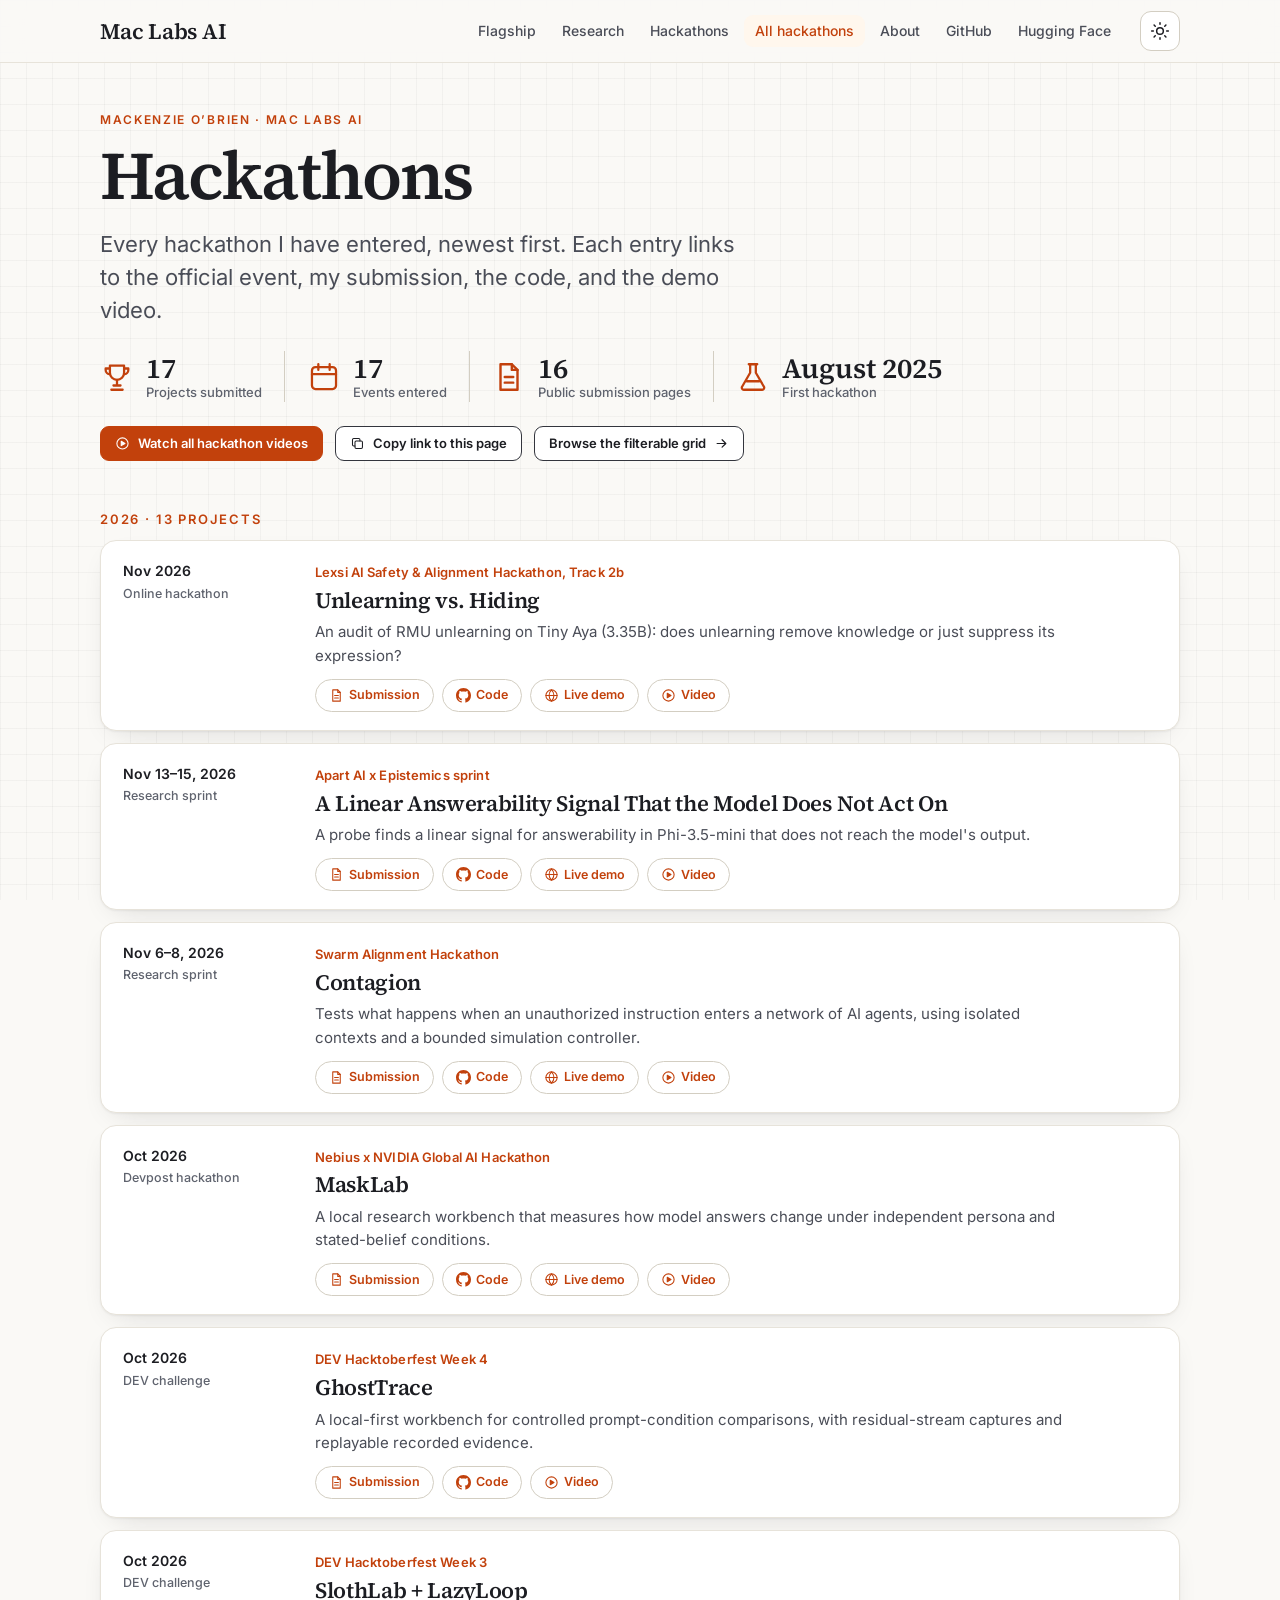
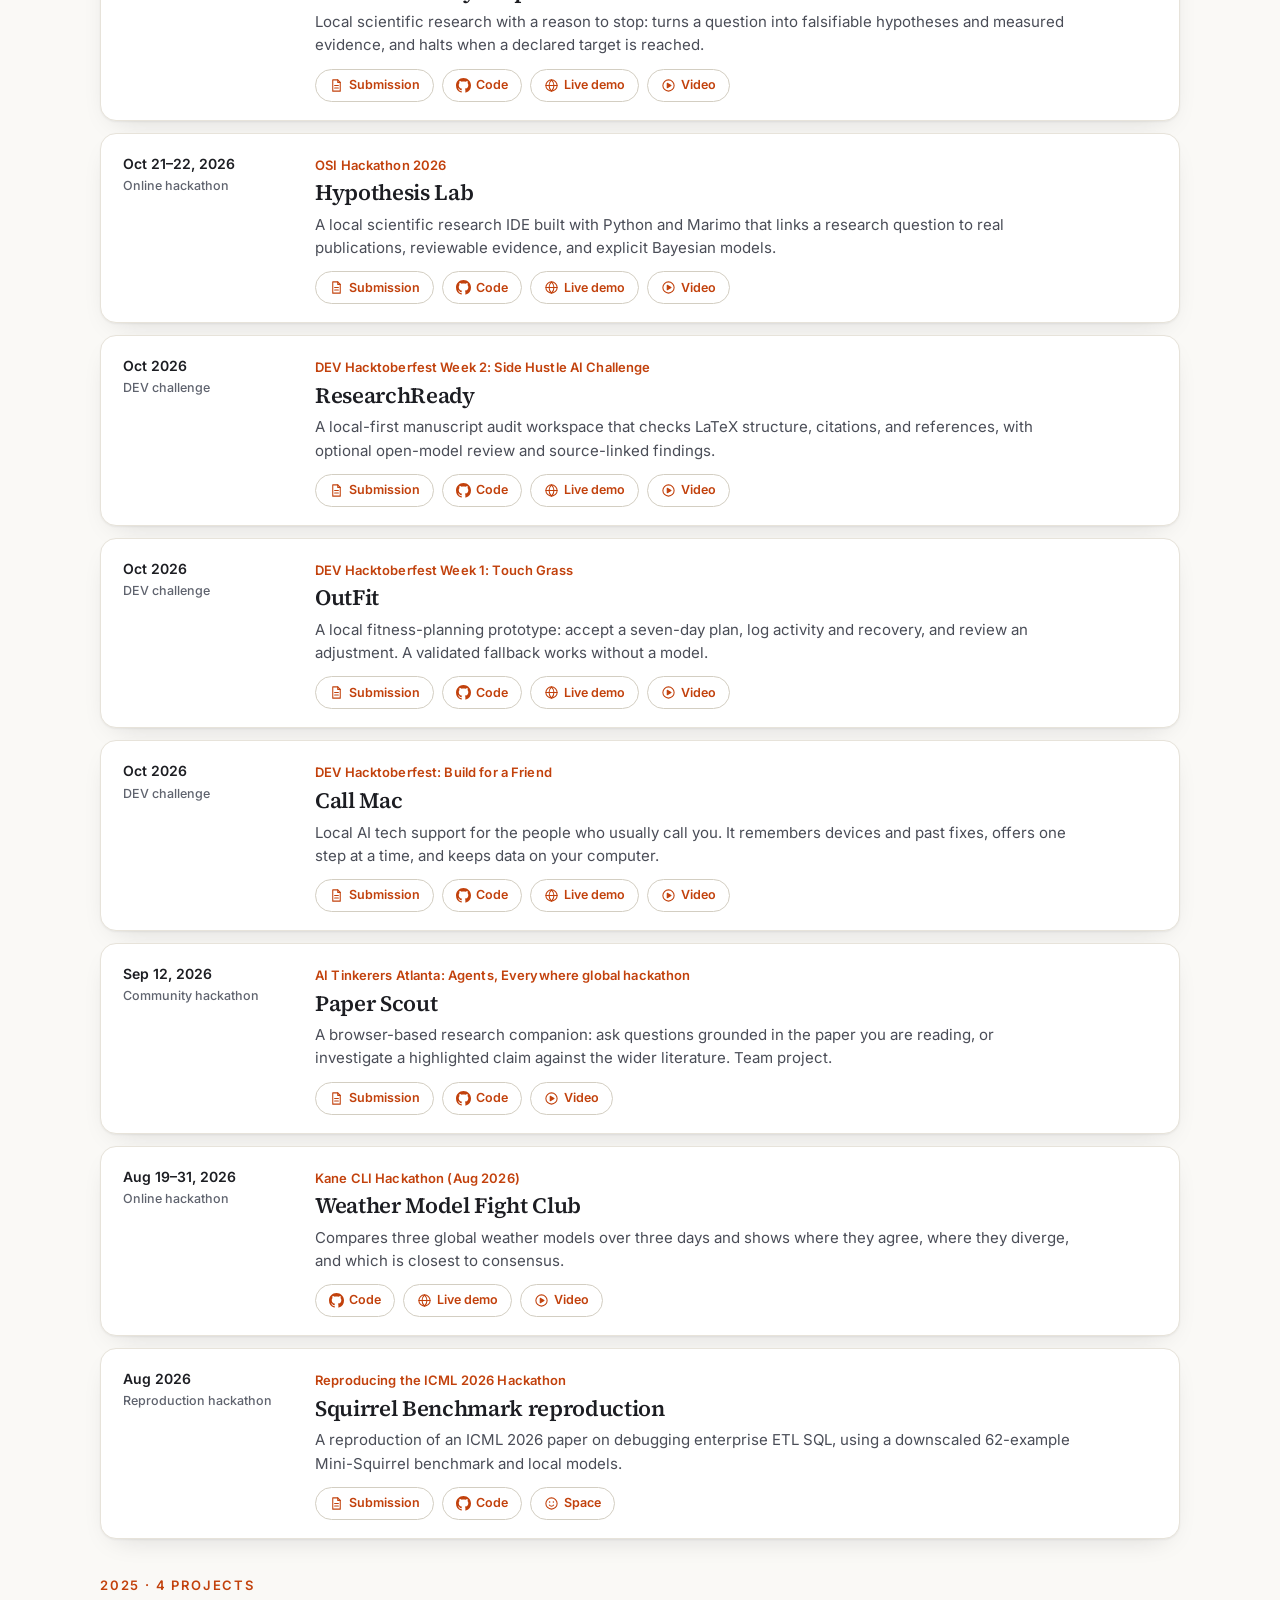
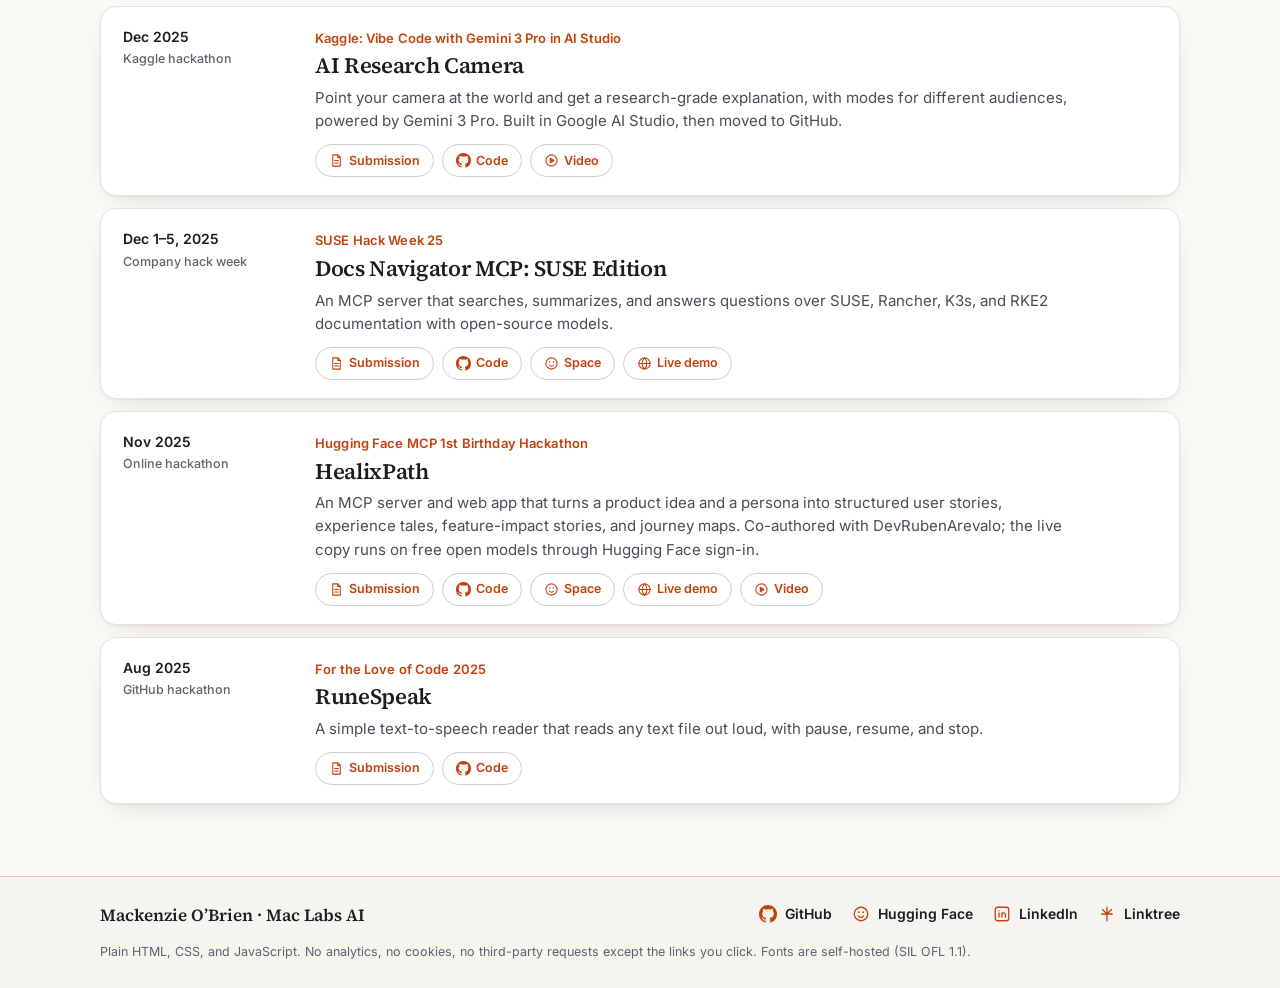
<file: hackathons/index.html>
<!doctype html>
<html lang="en">
<head>
<meta charset="utf-8">
<meta name="viewport" content="width=device-width, initial-scale=1, viewport-fit=cover">
<title>Hackathons | Mackenzie O&rsquo;Brien, Mac Labs AI</title>
<meta name="description" content="Every hackathon Mackenzie O&rsquo;Brien has entered, newest first: the event, the project, the submission, the code, and the demo video.">
<meta name="author" content="Mackenzie O'Brien">
<meta name="color-scheme" content="light dark">
<meta name="theme-color" content="#faf9f6" media="(prefers-color-scheme: light)">
<meta name="theme-color" content="#15130f" media="(prefers-color-scheme: dark)">
<meta name="referrer" content="strict-origin-when-cross-origin">
<link rel="canonical" href="https://mso-docs.github.io/mac-portfolio/hackathons/">
<meta property="og:type" content="website">
<meta property="og:site_name" content="Mac Labs AI">
<meta property="og:title" content="Hackathons | Mackenzie O&rsquo;Brien">
<meta property="og:description" content="Every hackathon Mackenzie O&rsquo;Brien has entered, newest first: the event, the project, the submission, the code, and the demo video.">
<meta property="og:url" content="https://mso-docs.github.io/mac-portfolio/hackathons/">
<meta property="og:image" content="https://mso-docs.github.io/mac-portfolio/assets/og-hackathons.png">
<meta property="og:image:width" content="1200"><meta property="og:image:height" content="630">
<meta property="og:image:alt" content="Hackathons by Mackenzie O'Brien: a dated timeline of every event entered, on a warm paper background.">
<meta name="twitter:card" content="summary_large_image">
<meta name="twitter:title" content="Hackathons | Mackenzie O&rsquo;Brien">
<meta name="twitter:description" content="Every hackathon Mackenzie O&rsquo;Brien has entered, newest first.">
<meta name="twitter:image" content="https://mso-docs.github.io/mac-portfolio/assets/og-hackathons.png">
<link rel="icon" href="../assets/favicon.svg" type="image/svg+xml">
<link rel="icon" href="../assets/favicon-32.png" sizes="32x32" type="image/png">
<link rel="apple-touch-icon" href="../assets/apple-touch-icon.png">
<script>
/* Set the theme before first paint so there is no flash. Saved choice wins, then the system setting. */
(function () {
  var t = null;
  try { t = localStorage.getItem("theme"); } catch (e) {}
  if (t !== "light" && t !== "dark") {
    t = window.matchMedia && window.matchMedia("(prefers-color-scheme: dark)").matches ? "dark" : "light";
  }
  var r = document.documentElement;
  r.setAttribute("data-theme", t);
  r.classList.add("js");
})();
</script>
<link rel="preload" href="../assets/fonts/inter-latin-wght-normal.woff2" as="font" type="font/woff2" crossorigin>
<link rel="preload" href="../assets/fonts/source-serif-4-latin-wght-normal.woff2" as="font" type="font/woff2" crossorigin>
<link rel="stylesheet" href="../css/style.css">
</head>
<body data-root="..">
<svg width="0" height="0" style="position:absolute" aria-hidden="true" focusable="false">
  <symbol id="i-github" viewBox="0 0 16 16"><path fill="currentColor" d="M8 0c4.42 0 8 3.58 8 8a8.013 8.013 0 0 1-5.45 7.59c-.4.08-.55-.17-.55-.38 0-.27.01-1.13.01-2.2 0-.75-.25-1.23-.54-1.48 1.78-.2 3.65-.88 3.65-3.95 0-.88-.31-1.59-.82-2.15.08-.2.36-1.02-.08-2.12 0 0-.67-.22-2.2.82-.64-.18-1.32-.27-2-.27-.68 0-1.36.09-2 .27-1.53-1.03-2.2-.82-2.2-.82-.44 1.1-.16 1.92-.08 2.12-.51.56-.82 1.28-.82 2.15 0 3.06 1.86 3.75 3.64 3.95-.23.2-.44.55-.51 1.07-.46.21-1.61.55-2.33-.66-.15-.24-.6-.83-1.23-.82-.67.01-.27.38.01.53.34.19.73.9.82 1.13.16.45.68 1.31 2.69.94 0 .67.01 1.3.01 1.49 0 .21-.15.45-.55.38A7.995 7.995 0 0 1 0 8c0-4.42 3.58-8 8-8Z"/></symbol>
  <symbol id="i-hf" viewBox="0 0 24 24"><g fill="none" stroke="currentColor" stroke-width="1.7" stroke-linecap="round" stroke-linejoin="round"><circle cx="12" cy="12" r="9"/><path d="M8.5 14.5c1 1.4 2.1 2 3.5 2s2.5-.6 3.5-2"/><path d="M9 9.5h.01M15 9.5h.01" stroke-width="2.4"/></g></symbol>
  <symbol id="i-lounge" viewBox="0 0 24 24"><g fill="none" stroke="currentColor" stroke-width="1.7" stroke-linecap="round" stroke-linejoin="round"><path d="M4 11V8a3 3 0 0 1 3-3h10a3 3 0 0 1 3 3v3"/><path d="M3 11h18v5a2 2 0 0 1-2 2H5a2 2 0 0 1-2-2z"/><path d="M6 18v2M18 18v2"/></g></symbol>
  <symbol id="i-glama" viewBox="0 0 24 24"><g fill="none" stroke="currentColor" stroke-width="1.7" stroke-linecap="round" stroke-linejoin="round"><rect x="3" y="4" width="18" height="6" rx="1.5"/><rect x="3" y="14" width="18" height="6" rx="1.5"/><path d="M7 7h.01M7 17h.01" stroke-width="2.4"/></g></symbol>
  <symbol id="i-globe" viewBox="0 0 24 24"><g fill="none" stroke="currentColor" stroke-width="1.7" stroke-linecap="round" stroke-linejoin="round"><circle cx="12" cy="12" r="9"/><path d="M3 12h18M12 3c2.6 2.6 3.9 5.6 3.9 9s-1.3 6.4-3.9 9c-2.6-2.6-3.9-5.6-3.9-9S9.4 5.6 12 3z"/></g></symbol>
  <symbol id="i-play" viewBox="0 0 24 24"><g fill="none" stroke="currentColor" stroke-width="1.7" stroke-linecap="round" stroke-linejoin="round"><circle cx="12" cy="12" r="9"/><path d="M10 8.5v7l6-3.5z" fill="currentColor"/></g></symbol>
  <symbol id="i-doc" viewBox="0 0 24 24"><g fill="none" stroke="currentColor" stroke-width="1.7" stroke-linecap="round" stroke-linejoin="round"><path d="M6 3h8l4 4v14H6z"/><path d="M14 3v4h4M9 12h6M9 16h6"/></g></symbol>
  <symbol id="i-data" viewBox="0 0 24 24"><g fill="none" stroke="currentColor" stroke-width="1.7" stroke-linecap="round" stroke-linejoin="round"><ellipse cx="12" cy="6" rx="7" ry="3"/><path d="M5 6v6c0 1.7 3.1 3 7 3s7-1.3 7-3V6M5 12v6c0 1.7 3.1 3 7 3s7-1.3 7-3v-6"/></g></symbol>
  <symbol id="i-model" viewBox="0 0 24 24"><g fill="none" stroke="currentColor" stroke-width="1.7" stroke-linecap="round" stroke-linejoin="round"><circle cx="6" cy="6" r="2"/><circle cx="18" cy="6" r="2"/><circle cx="12" cy="18" r="2"/><path d="M8 6h8M7 8l4 8M17 8l-4 8"/></g></symbol>
  <symbol id="i-link" viewBox="0 0 24 24"><g fill="none" stroke="currentColor" stroke-width="1.7" stroke-linecap="round" stroke-linejoin="round"><path d="M10 14a4 4 0 0 0 5.7 0l3-3a4 4 0 0 0-5.7-5.7l-1 1"/><path d="M14 10a4 4 0 0 0-5.7 0l-3 3A4 4 0 0 0 11 18.7l1-1"/></g></symbol>
  <symbol id="i-mic" viewBox="0 0 24 24"><g fill="none" stroke="currentColor" stroke-width="1.7" stroke-linecap="round" stroke-linejoin="round"><path d="M4 5h16v11H9l-5 4z"/><path d="M8 9h8M8 12h5"/></g></symbol>
  <symbol id="i-linkedin" viewBox="0 0 24 24"><g fill="none" stroke="currentColor" stroke-width="1.7" stroke-linecap="round" stroke-linejoin="round"><rect x="3" y="3" width="18" height="18" rx="3"/><path d="M8 10.5V16M8 7.6v.01M12 16v-5.5M12 13c0-1.7 1-2.6 2.3-2.6S16.5 11.3 16.5 13V16"/></g></symbol>
  <symbol id="i-tree" viewBox="0 0 24 24"><g fill="none" stroke="currentColor" stroke-width="1.7" stroke-linecap="round" stroke-linejoin="round"><path d="M12 21v-9M12 12 6 6M12 12l6-6M12 12V3M12 12 5 12M12 12l7 0"/></g></symbol>
  <symbol id="i-sun" viewBox="0 0 24 24"><g fill="none" stroke="currentColor" stroke-width="1.8" stroke-linecap="round" stroke-linejoin="round"><circle cx="12" cy="12" r="4"/><path d="M12 2v2M12 20v2M4.9 4.9l1.4 1.4M17.7 17.7l1.4 1.4M2 12h2M20 12h2M4.9 19.1l1.4-1.4M17.7 6.3l1.4-1.4"/></g></symbol>
  <symbol id="i-moon" viewBox="0 0 24 24"><g fill="none" stroke="currentColor" stroke-width="1.8" stroke-linecap="round" stroke-linejoin="round"><path d="M20 14.5A8 8 0 0 1 9.5 4 8 8 0 1 0 20 14.5z"/></g></symbol>
  <symbol id="i-menu" viewBox="0 0 24 24"><g fill="none" stroke="currentColor" stroke-width="1.9" stroke-linecap="round"><path d="M4 7h16M4 12h16M4 17h16"/></g></symbol>
  <symbol id="i-x" viewBox="0 0 24 24"><g fill="none" stroke="currentColor" stroke-width="1.9" stroke-linecap="round"><path d="M6 6l12 12M18 6 6 18"/></g></symbol>
  <symbol id="i-tools" viewBox="0 0 24 24"><g fill="none" stroke="currentColor" stroke-width="1.6" stroke-linecap="round" stroke-linejoin="round"><path d="M14.5 6.5a4 4 0 0 0-5 5L4 17l3 3 5.5-5.5a4 4 0 0 0 5-5L15 12l-3-3z"/></g></symbol>
  <symbol id="i-flask" viewBox="0 0 24 24"><g fill="none" stroke="currentColor" stroke-width="1.6" stroke-linecap="round" stroke-linejoin="round"><path d="M9 3h6M10 3v6l-5.5 9.5A1.5 1.5 0 0 0 5.8 21h12.4a1.5 1.5 0 0 0 1.3-2.5L14 9V3"/><path d="M7.5 15h9"/></g></symbol>
  <symbol id="i-trophy" viewBox="0 0 24 24"><g fill="none" stroke="currentColor" stroke-width="1.6" stroke-linecap="round" stroke-linejoin="round"><path d="M7 4h10v5a5 5 0 0 1-10 0z"/><path d="M7 6H4v1a3 3 0 0 0 3 3M17 6h3v1a3 3 0 0 1-3 3M12 14v4M8 21h8M9.5 18h5"/></g></symbol>
  <symbol id="i-cal" viewBox="0 0 24 24"><g fill="none" stroke="currentColor" stroke-width="1.6" stroke-linecap="round" stroke-linejoin="round"><rect x="3.5" y="5" width="17" height="15.5" rx="2.5"/><path d="M3.5 10h17M8 3v4M16 3v4"/></g></symbol>
  <symbol id="i-arrow" viewBox="0 0 24 24"><g fill="none" stroke="currentColor" stroke-width="1.9" stroke-linecap="round" stroke-linejoin="round"><path d="M5 12h14M13 6l6 6-6 6"/></g></symbol>
  <symbol id="i-copy" viewBox="0 0 24 24"><g fill="none" stroke="currentColor" stroke-width="1.7" stroke-linecap="round" stroke-linejoin="round"><rect x="8" y="8" width="12" height="12" rx="2"/><path d="M16 8V6a2 2 0 0 0-2-2H6a2 2 0 0 0-2 2v8a2 2 0 0 0 2 2h2"/></g></symbol>
</svg>

<a class="skip" href="#main">Skip to content</a>

<header class="site-header">
  <nav class="nav wrap" aria-label="Primary">
    <a class="wordmark" href="../" aria-label="Mac Labs AI, back to the portfolio">Mac Labs AI</a>
    <button class="menu-btn" type="button" aria-expanded="false" aria-controls="nav-links">
      <svg class="ic ic-open" aria-hidden="true"><use href="#i-menu"/></svg>
      <svg class="ic ic-close" aria-hidden="true"><use href="#i-x"/></svg>
      <span class="sr-only">Menu</span>
    </button>
    <ul class="nav-links" id="nav-links">
      <li><a href="../#flagship">Flagship</a></li>
      <li><a href="../#research">Research</a></li>
      <li><a href="../#hackathons">Hackathons</a></li>
      <li><a href="./" aria-current="page">All hackathons</a></li>
      <li><a href="../#about">About</a></li>
      <li><a href="https://github.com/mso-docs" rel="noopener">GitHub</a></li>
      <li><a href="https://huggingface.co/mackenzietechdocs" rel="noopener">Hugging Face</a></li>
    </ul>
    <button class="theme-toggle" id="theme-toggle" type="button" aria-label="Switch to dark mode" title="Switch theme">
      <svg class="ic ic-sun" aria-hidden="true"><use href="#i-sun"/></svg>
      <svg class="ic ic-moon" aria-hidden="true"><use href="#i-moon"/></svg>
    </button>
  </nav>
</header>

<main id="main">
<section class="page-hero wrap" aria-labelledby="h-hk">
  <p class="eyebrow">Mackenzie O&rsquo;Brien &middot; Mac Labs AI</p>
  <h1 id="h-hk">Hackathons</h1>
  <p class="lede">Every hackathon I have entered, newest first. Each entry links to the official event, my submission, the code, and the demo video.</p>
  <ul class="stats hk-stats" aria-label="Hackathon totals">
    <li class="stat"><svg class="ic" aria-hidden="true"><use href="#i-trophy"/></svg><span class="stat-text"><strong id="hk-total">17</strong><span>Projects submitted</span></span></li>
    <li class="stat"><svg class="ic" aria-hidden="true"><use href="#i-cal"/></svg><span class="stat-text"><strong id="hk-events">17</strong><span>Events entered</span></span></li>
    <li class="stat"><svg class="ic" aria-hidden="true"><use href="#i-doc"/></svg><span class="stat-text"><strong id="hk-submissions">13</strong><span>Public submission pages</span></span></li>
    <li class="stat"><svg class="ic" aria-hidden="true"><use href="#i-flask"/></svg><span class="stat-text"><strong id="hk-since">August 2025</strong><span>First hackathon</span></span></li>
  </ul>
  <div class="cta">
    <a class="btn btn-primary btn-small" data-playlist href="https://www.youtube.com/playlist?list=PLS06olZGZM-M" rel="noopener"><svg class="ic" aria-hidden="true"><use href="#i-play"/></svg><span>Watch all hackathon videos</span></a>
    <button class="btn btn-ghost btn-small" type="button" id="copy-timeline" hidden><svg class="ic" aria-hidden="true"><use href="#i-copy"/></svg><span>Copy link to this page</span></button>
    <a class="btn btn-ghost btn-small" href="../#hackathons"><span>Browse the filterable grid</span><svg class="ic" aria-hidden="true"><use href="#i-arrow"/></svg></a>
  </div>
</section>

<section class="wrap hk-wrap" aria-label="Hackathon list">
  <div id="hk-list"><p class="grid-fallback">Loading the hackathon list. If it does not load, see <a href="https://github.com/mso-docs?tab=repositories">all repositories on GitHub</a>.</p></div>
</section>
</main>

<footer class="site-footer">
  <div class="wrap footer-inner">
    <p>Mackenzie O&rsquo;Brien &middot; Mac Labs AI</p>
    <ul class="footer-links">
      <li><a href="https://github.com/mso-docs" rel="noopener"><svg class="ic" aria-hidden="true"><use href="#i-github"/></svg>GitHub</a></li>
      <li><a href="https://huggingface.co/mackenzietechdocs" rel="noopener"><svg class="ic" aria-hidden="true"><use href="#i-hf"/></svg>Hugging Face</a></li>
      <li><a href="https://www.linkedin.com/in/mackenzieoc" rel="noopener"><svg class="ic" aria-hidden="true"><use href="#i-linkedin"/></svg>LinkedIn</a></li>
      <li><a href="https://linktr.ee/mackenzie.techdocs" rel="noopener"><svg class="ic" aria-hidden="true"><use href="#i-tree"/></svg>Linktree</a></li>
    </ul>
    <p class="fine">Plain HTML, CSS, and JavaScript. No analytics, no cookies, no third-party requests except the links you click. Fonts are self-hosted (SIL OFL 1.1).</p>
  </div>
</footer>

<noscript><p class="noscript wrap">JavaScript renders this list from <a href="../data/projects.json">data/projects.json</a>. You can also browse <a href="https://github.com/mso-docs?tab=repositories">GitHub</a>.</p></noscript>
<script src="../js/main.js" defer></script>
</body>
</html>
</file>
<file: css/style.css>
/* Mackenzie O'Brien portfolio. Editorial design system shared with the Lexsi and Apart landing pages:
   warm paper, ink text, Source Serif 4 display, Inter body, orange accent, 26px notebook grid.
   Light is the default; dark is a warm counterpart (not inverted), chosen by system setting or the toggle.
   Fonts are self-hosted (Inter, Source Serif 4, JetBrains Mono; SIL OFL 1.1). No third-party requests. */
@font-face{font-family:"Inter";font-style:normal;font-weight:100 900;font-display:swap;src:url("../assets/fonts/inter-latin-wght-normal.woff2") format("woff2")}
@font-face{font-family:"Source Serif 4";font-style:normal;font-weight:200 900;font-display:swap;src:url("../assets/fonts/source-serif-4-latin-wght-normal.woff2") format("woff2")}
@font-face{font-family:"Source Serif 4";font-style:italic;font-weight:200 900;font-display:swap;src:url("../assets/fonts/source-serif-4-latin-wght-italic.woff2") format("woff2")}
@font-face{font-family:"JetBrains Mono";font-style:normal;font-weight:500;font-display:swap;src:url("../assets/fonts/jetbrains-mono-latin-500-normal.woff2") format("woff2")}

/* ---------- tokens ---------- */
:root{
  /* Lexsi / Apart tokens */
  --ink-950:#0f1013;--ink-900:#17181c;--ink-800:#1f2127;--ink-700:#33353d;--ink-600:#4a4d57;
  --orange:#f97316;--orange-600:#ea580c;--orange-700:#c2410c;--orange-300:#fdba74;--orange-50:#fff7ed;
  --serif:"Source Serif 4",ui-serif,"Iowan Old Style","Palatino Linotype",Georgia,serif;
  --sans:"Inter",ui-sans-serif,system-ui,-apple-system,"Segoe UI",sans-serif;
  --mono:"JetBrains Mono",ui-monospace,SFMono-Regular,Menlo,monospace;
  /* light theme */
  --bg:#faf9f6;--bg-2:#f6f4ef;--surface:#ffffff;--surface-2:#fcfbf8;
  --text:#1c1d22;--text-2:#4a4d57;--muted:#5f636e;
  --line:#e7e3da;--line-strong:#d3cec2;
  --accent:#c2410c;--accent-hover:#9a3412;--accent-fill:#f97316;--accent-soft:#fff7ed;--accent-line:#fdba74;
  --on-accent:#ffffff;--btn-bg:#c2410c;--btn-fg:#ffffff;
  --grid:rgba(23,24,28,.035);
  --sprig:#b9b2a2;
  --shadow:0 1px 2px rgba(23,24,28,.05),0 10px 28px -16px rgba(23,24,28,.22);
  --shadow-hover:0 2px 4px rgba(23,24,28,.06),0 18px 36px -18px rgba(23,24,28,.32);
  --suse:#1f7a4d;--suse-soft:#e9f6ef;--suse-line:#bfe3cf;
  --img-filter:none;
  color-scheme:light;
}
@media (prefers-color-scheme:dark){
  :root:not([data-theme="light"]){
    --bg:#15130f;--bg-2:#1b1813;--surface:#1f1c17;--surface-2:#252119;
    --text:#efe9dc;--text-2:#cfc8b9;--muted:#a39c8e;
    --line:#33302a;--line-strong:#4a453c;
    --accent:#fb923c;--accent-hover:#fdba74;--accent-fill:#fb923c;--accent-soft:#2b1d12;--accent-line:#6b3a14;
    --on-accent:#1a1208;--btn-bg:#fb923c;--btn-fg:#1a1208;
    --grid:rgba(255,240,210,.032);
    --sprig:#5b5547;
    --shadow:0 1px 2px rgba(0,0,0,.35),0 12px 28px -16px rgba(0,0,0,.7);
    --shadow-hover:0 2px 4px rgba(0,0,0,.4),0 18px 36px -18px rgba(0,0,0,.85);
    --suse:#5fd39a;--suse-soft:#14271e;--suse-line:#25503a;
    --img-filter:brightness(.93) contrast(1.02);
    color-scheme:dark;
  }
}
:root[data-theme="dark"]{
  --bg:#15130f;--bg-2:#1b1813;--surface:#1f1c17;--surface-2:#252119;
  --text:#efe9dc;--text-2:#cfc8b9;--muted:#a39c8e;
  --line:#33302a;--line-strong:#4a453c;
  --accent:#fb923c;--accent-hover:#fdba74;--accent-fill:#fb923c;--accent-soft:#2b1d12;--accent-line:#6b3a14;
  --on-accent:#1a1208;--btn-bg:#fb923c;--btn-fg:#1a1208;
  --grid:rgba(255,240,210,.032);
  --sprig:#5b5547;
  --shadow:0 1px 2px rgba(0,0,0,.35),0 12px 28px -16px rgba(0,0,0,.7);
  --shadow-hover:0 2px 4px rgba(0,0,0,.4),0 18px 36px -18px rgba(0,0,0,.85);
  --suse:#5fd39a;--suse-soft:#14271e;--suse-line:#25503a;
  --img-filter:brightness(.93) contrast(1.02);
  color-scheme:dark;
}

/* ---------- base ---------- */
*{box-sizing:border-box}
html{scroll-behavior:smooth;-webkit-text-size-adjust:100%;scroll-padding-top:84px}
@media (prefers-reduced-motion:reduce){html{scroll-behavior:auto}*{transition:none !important;animation:none !important}}
body{margin:0;background-color:var(--bg);color:var(--text);font:400 16px/1.6 var(--sans);-webkit-font-smoothing:antialiased;
  background-image:linear-gradient(var(--grid) 1px,transparent 1px),linear-gradient(90deg,var(--grid) 1px,transparent 1px);
  background-size:26px 26px;background-attachment:fixed}
img{max-width:100%;height:auto;display:block}
a{color:var(--accent);text-underline-offset:3px}
a:hover{color:var(--accent-hover)}
:focus-visible{outline:3px solid var(--accent-fill);outline-offset:3px;border-radius:6px}
button{font:inherit;color:inherit}
h1,h2,h3{margin:0}
p{margin:0 0 12px}
ul,ol{margin:0;padding:0;list-style:none}
[hidden]{display:none !important}
.sr-only{position:absolute;width:1px;height:1px;overflow:hidden;clip:rect(0 0 0 0);white-space:nowrap}
.skip{position:absolute;left:12px;top:-60px;background:var(--ink-900);color:#fff;padding:10px 14px;border-radius:10px;z-index:30;text-decoration:none;font-weight:600}
.skip:focus{top:12px;color:#fff}
.wrap{max-width:1120px;margin:0 auto;padding-left:20px;padding-right:20px}
.ic{width:1.15em;height:1.15em;flex:none;display:inline-block;vertical-align:-.2em}

/* ---------- nav ---------- */
.site-header{position:sticky;top:0;z-index:20;background:color-mix(in srgb,var(--bg) 88%,transparent);backdrop-filter:saturate(1.4) blur(10px);-webkit-backdrop-filter:saturate(1.4) blur(10px);border-bottom:1px solid var(--line)}
.nav{display:flex;align-items:center;gap:18px;min-height:62px;position:relative}
.wordmark{font:600 22px/1 var(--serif);color:var(--text);text-decoration:none;letter-spacing:-.01em;margin-right:auto;white-space:nowrap}
.wordmark:hover{color:var(--accent)}
.nav-links{display:flex;gap:4px;flex-wrap:wrap;justify-content:flex-end}
.nav-links a{display:block;padding:8px 11px;border-radius:9px;font:500 14px/1.2 var(--sans);color:var(--text-2);text-decoration:none}
.nav-links a:hover{color:var(--accent);background:var(--accent-soft)}
.theme-toggle,.menu-btn{display:grid;place-items:center;width:40px;height:40px;border-radius:11px;border:1px solid var(--line-strong);background:var(--surface);color:var(--text);cursor:pointer;transition:background .15s,border-color .15s}
.theme-toggle:hover,.menu-btn:hover{border-color:var(--accent-fill);background:var(--accent-soft);color:var(--accent)}
.theme-toggle .ic,.menu-btn .ic{width:20px;height:20px}
.theme-toggle .ic-moon{display:none}
:root[data-theme="dark"] .theme-toggle .ic-sun{display:none}
:root[data-theme="dark"] .theme-toggle .ic-moon{display:block}
.menu-btn{display:none}
.menu-btn .ic-close{display:none}
.menu-btn[aria-expanded="true"] .ic-open{display:none}
.menu-btn[aria-expanded="true"] .ic-close{display:block}

/* ---------- hero ---------- */
.hero{position:relative;padding-top:56px;padding-bottom:36px}
.hero-copy{position:relative;z-index:1}
.eyebrow,.kicker{font:600 12px/1.5 var(--sans);letter-spacing:.14em;text-transform:uppercase;color:var(--accent);margin:0 0 12px}
.hero h1{font:600 clamp(44px,8.2vw,84px)/1.02 var(--serif);letter-spacing:-.03em;margin:0 0 20px;color:var(--text)}
.lede{font:400 clamp(18px,2.1vw,22px)/1.5 var(--sans);color:var(--text-2);max-width:640px;margin:0 0 26px}
.cta{display:flex;flex-wrap:wrap;gap:12px;margin-bottom:34px}
.hero-art{position:absolute;right:8px;top:8px;width:320px;z-index:0;color:var(--sprig);pointer-events:none}
.sprig{width:100%;height:auto;opacity:.95}
.stats{display:flex;flex-wrap:wrap;gap:12px 0}
.stat{display:flex;align-items:center;gap:12px;padding:2px 22px 2px 0;margin-right:22px;border-right:1px solid var(--line-strong)}
.stat:last-child{border-right:0;margin-right:0;padding-right:0}
.stat .ic{width:34px;height:34px;color:var(--accent);stroke-width:1.4}
.stat-text{display:flex;flex-direction:column;line-height:1.2}
.stat-text strong{font:600 28px/1.1 var(--serif);color:var(--text)}
.stat-text span{font:500 13px/1.3 var(--sans);color:var(--muted)}

/* ---------- buttons, pills, tags ---------- */
.btn{display:inline-flex;align-items:center;justify-content:center;gap:8px;padding:13px 22px;border-radius:11px;font:600 15px/1 var(--sans);text-decoration:none;border:1.5px solid transparent;cursor:pointer;transition:background .15s,border-color .15s,transform .15s}
.btn-primary{background:var(--btn-bg);color:var(--btn-fg);border-color:var(--btn-bg)}
.btn-primary:hover{transform:translateY(-1px);filter:brightness(1.08);color:var(--btn-fg)}
.btn-ghost{background:var(--surface);color:var(--text);border-color:var(--ink-700)}
:root[data-theme="dark"] .btn-ghost{border-color:var(--line-strong)}
.btn-ghost:hover{border-color:var(--accent-fill);color:var(--accent);transform:translateY(-1px)}
.btn-small{padding:9px 14px;font-size:13px;border-radius:9px}
.pill{display:inline-flex;align-items:center;gap:8px;padding:9px 14px;border-radius:999px;font:600 13px/1 var(--sans);color:var(--text);text-decoration:none;background:var(--surface);border:1px solid var(--line-strong);transition:background .15s,border-color .15s,color .15s}
.pill:hover{border-color:var(--accent-fill);color:var(--accent);background:var(--accent-soft)}
.pill-primary{border-color:var(--accent-line);background:var(--accent-soft);color:var(--accent)}
.pill-primary:hover{border-color:var(--accent-fill)}
.pill .ic{width:16px;height:16px}
.links{display:flex;flex-wrap:wrap;gap:8px}
.tag{display:inline-block;font:600 12px/1.3 var(--sans);padding:5px 10px;border-radius:7px;border:1px solid var(--line-strong);color:var(--text-2);background:var(--bg-2)}
.tag-event{border-color:var(--accent-line);background:var(--accent-soft);color:var(--accent)}
.tag-row{margin:0 0 8px}
.origin{font:500 14px/1.5 var(--sans);color:var(--text-2);border-left:3px solid var(--accent-line);padding-left:12px;margin:14px 0 0}
.fine{font:400 12.5px/1.5 var(--sans);color:var(--muted);margin:12px 0 0}

/* ---------- sections and cards ---------- */
.section{padding-top:52px;padding-bottom:8px}
.section-head{margin-bottom:22px}
.section-head h2{font:600 clamp(28px,4vw,38px)/1.1 var(--serif);letter-spacing:-.02em}
.section-sub{color:var(--muted);max-width:720px;margin:10px 0 0;font-size:16px}
.count{color:var(--text);font-weight:700}
.card{background:var(--surface);border:1px solid var(--line);border-radius:16px;box-shadow:var(--shadow)}
.card h3{font:600 24px/1.2 var(--serif);letter-spacing:-.015em}
.card-body{padding:22px 24px 24px}
.card img{filter:var(--img-filter)}

.flagship-grid{display:grid;grid-template-columns:repeat(2,minmax(0,1fr));gap:22px}
.flagship-card{display:flex;flex-direction:column;overflow:hidden}
.flagship-card .shot{width:100%;aspect-ratio:2/1;object-fit:cover;object-position:top;border-bottom:1px solid var(--line);background:var(--bg-2)}
.flagship-card h3{font-size:clamp(24px,3vw,30px);margin-bottom:6px}
.tagline{font:500 17px/1.4 var(--sans);color:var(--text-2);margin:0 0 12px}
.flagship-card .links{margin-top:16px}
.flagship-card.suse{border-top:4px solid var(--suse)}
.edition{color:var(--suse)}
.suse .tag-event{border-color:var(--suse-line);background:var(--suse-soft);color:var(--suse)}
.suse .pill-primary{border-color:var(--suse-line);background:var(--suse-soft);color:var(--suse)}
.suse .pill:hover{border-color:var(--suse);color:var(--suse);background:var(--suse-soft)}

.research-list{display:grid;gap:18px}
.research-row{display:grid;grid-template-columns:400px minmax(0,1fr);overflow:hidden}
.research-row .thumb{width:100%;height:100%;min-height:200px;object-fit:cover;border-right:1px solid var(--line)}
.research-row h3{margin-bottom:8px}
.research-row .links{margin-top:14px}
.tag-status{border-color:var(--line-strong);background:var(--bg-2);color:var(--muted)}
.research-row .thumb-placeholder{
  display:flex;flex-direction:column;justify-content:flex-end;gap:10px;
  min-height:220px;padding:28px 24px;object-fit:unset;
  background:
    radial-gradient(140px 110px at 82% 18%,color-mix(in srgb,var(--accent-fill) 22%,transparent),transparent 70%),
    linear-gradient(var(--line) 1px,transparent 1px) 0 0/22px 22px,
    linear-gradient(90deg,var(--line) 1px,transparent 1px) 0 0/22px 22px,
    var(--bg-2);
}
.research-row .thumb-placeholder .art-kicker{font:600 12px/1.5 var(--sans);letter-spacing:.14em;text-transform:uppercase;color:var(--accent)}
.research-row .thumb-placeholder .art-title{font:600 clamp(26px,3.2vw,36px)/1.15 var(--serif);letter-spacing:-.02em;color:var(--text);max-width:16ch}

/* ---------- hackathons ---------- */
.filter-bar{display:flex;flex-wrap:wrap;gap:8px;margin-bottom:18px}
.chip{display:inline-flex;align-items:center;gap:7px;padding:9px 15px;border-radius:999px;border:1px solid var(--line-strong);background:var(--surface);font:600 13.5px/1 var(--sans);color:var(--text-2);cursor:pointer;transition:background .15s,border-color .15s,color .15s}
.chip:hover{border-color:var(--accent-fill);color:var(--accent)}
.chip[aria-pressed="true"]{background:var(--btn-bg);border-color:var(--btn-bg);color:var(--btn-fg)}
.chip small{font:600 11.5px/1 var(--sans);opacity:.8}
.grid{display:grid;grid-template-columns:repeat(auto-fill,minmax(250px,1fr));gap:16px}
.grid-fallback{grid-column:1/-1;color:var(--muted)}
.proj{display:flex;flex-direction:column;overflow:hidden;transition:transform .15s,box-shadow .15s,border-color .15s;height:100%}
.proj:hover{transform:translateY(-2px);box-shadow:var(--shadow-hover);border-color:var(--line-strong)}
.proj-img{position:relative;aspect-ratio:16/9;border-bottom:1px solid var(--line);background:var(--bg-2);overflow:hidden}
.proj-img img{width:100%;height:100%;object-fit:cover;object-position:left top}
.art{position:absolute;inset:0;display:grid;place-items:center;background:
  radial-gradient(120px 90px at 82% 12%,color-mix(in srgb,var(--accent-fill) 22%,transparent),transparent 70%),
  linear-gradient(var(--line) 1px,transparent 1px) 0 0/22px 22px,linear-gradient(90deg,var(--line) 1px,transparent 1px) 0 0/22px 22px,var(--bg-2)}
.art span{font:600 56px/1 var(--serif);color:var(--accent);opacity:.9;letter-spacing:-.03em}
.proj-body{display:flex;flex-direction:column;gap:6px;padding:14px 16px 16px;flex:1}
.proj h3{font:600 19px/1.25 var(--serif)}
.proj-meta{display:flex;flex-wrap:wrap;align-items:center;gap:6px 8px}
.proj-date{font:500 12.5px/1.3 var(--sans);color:var(--muted)}
.proj-event{font:600 12px/1.35 var(--sans);color:var(--accent);margin:0}
.proj p.sum{font-size:14px;line-height:1.5;color:var(--text-2);margin:2px 0 6px}
.cats{display:flex;flex-wrap:wrap;gap:6px}
.cats .tag{font-size:11.5px;padding:3px 8px}
.proj-links{display:flex;flex-wrap:wrap;gap:6px 14px;margin-top:auto;padding-top:8px;font:600 13px/1.2 var(--sans)}
.proj-links a{display:inline-flex;align-items:center;gap:5px;color:var(--accent);text-decoration:none}
.proj-links a:hover{text-decoration:underline}
.proj-links .ic{width:15px;height:15px}
.proj.is-flagship{border-color:var(--accent-line)}

.timeline-wrap{margin-top:46px;padding-top:30px;border-top:1px solid var(--line-strong)}
.timeline-head{display:flex;flex-wrap:wrap;gap:12px 20px;align-items:center;justify-content:space-between;margin-bottom:16px}
.timeline-head h3{font:600 28px/1.15 var(--serif);letter-spacing:-.02em}
.timeline-tools{display:flex;flex-wrap:wrap;align-items:center;gap:12px}
.timeline-total{font:500 14px/1 var(--sans);color:var(--muted)}
.timeline-total strong{color:var(--text);font-size:16px}
.tl-year{font:600 13px/1 var(--sans);letter-spacing:.14em;text-transform:uppercase;color:var(--accent);margin:22px 0 10px}
.tl{position:relative;border-left:2px solid var(--line-strong);margin-left:6px;padding-left:0}
.tl li{position:relative;display:grid;grid-template-columns:130px minmax(0,1fr);gap:4px 18px;padding:9px 0 9px 22px}
.tl li::before{content:"";position:absolute;left:-7px;top:18px;width:12px;height:12px;border-radius:50%;background:var(--bg);border:2px solid var(--accent-fill)}
.tl .when{font:600 13px/1.5 var(--sans);color:var(--muted);padding-top:2px}
.tl .what{display:flex;flex-direction:column;gap:2px}
.tl .what strong{font:600 16px/1.35 var(--sans);color:var(--text)}
.tl .what a.proj-link{font:600 15px/1.35 var(--serif);color:var(--accent);text-decoration:none}
.tl .what a.proj-link:hover{text-decoration:underline}
.tl .what .kind{font:500 12.5px/1.4 var(--sans);color:var(--muted)}

/* ---------- other spaces, earlier work ---------- */
.mini-grid{display:grid;grid-template-columns:repeat(2,minmax(0,1fr));gap:18px}
.mini{padding:22px 24px}
.mini h3{margin-bottom:8px}
.mini p{color:var(--text-2)}
.mini .links{margin-top:12px}
.earlier-list{display:grid;grid-template-columns:repeat(3,minmax(0,1fr));gap:16px}
.earlier{display:flex;flex-direction:column;justify-content:space-between;gap:14px;padding:18px 20px}
.earlier h3{font-size:20px;margin-bottom:6px}
.earlier p{font-size:14.5px;line-height:1.5;color:var(--text-2);margin:0}
.earlier-foot{display:flex;align-items:center;justify-content:space-between;gap:10px;flex-wrap:wrap}
.earlier-links{display:flex;flex-wrap:wrap;gap:6px}
.earlier .pill{padding:7px 11px;font-size:12.5px}
.lang{font:500 12px/1 var(--mono);color:var(--muted)}

/* ---------- about, footer ---------- */
.about-grid{display:grid;grid-template-columns:minmax(0,1.1fr) minmax(0,1fr);gap:34px;align-items:start}
.about-grid p{font-size:17px;color:var(--text-2);max-width:560px}
.contact-list{display:grid;grid-template-columns:repeat(2,minmax(0,1fr));gap:12px}
.contact{display:flex;align-items:center;gap:12px;padding:14px 16px;border:1px solid var(--line);border-radius:14px;background:var(--surface);box-shadow:var(--shadow);text-decoration:none;color:var(--text);font:600 15px/1.2 var(--sans);transition:border-color .15s,transform .15s}
.contact:hover{border-color:var(--accent-fill);transform:translateY(-1px);color:var(--text)}
.contact .ic{width:26px;height:26px;color:var(--accent)}
.contact span{display:flex;flex-direction:column;gap:3px}
.contact small{font:400 12.5px/1.2 var(--sans);color:var(--muted)}
.site-footer{margin-top:64px;border-top:1px solid var(--line-strong);background:var(--bg-2)}
.footer-inner{display:flex;flex-wrap:wrap;align-items:center;justify-content:space-between;gap:12px 24px;padding-top:22px;padding-bottom:26px}
.footer-inner>p:first-child{font:600 17px/1.2 var(--serif);margin:0}
.footer-links{display:flex;flex-wrap:wrap;gap:6px 20px}
.footer-links a{display:inline-flex;align-items:center;gap:8px;color:var(--text);text-decoration:none;font:600 14px/1.2 var(--sans);padding:6px 0}
.footer-links a:hover{color:var(--accent)}
.footer-links .ic{width:18px;height:18px;color:var(--accent)}
.footer-inner .fine{flex-basis:100%;margin:0}
.noscript{padding-top:16px;color:var(--muted)}

/* ---------- responsive ---------- */
@media (max-width:1020px){
  .hero-art{width:240px;opacity:.55;right:0;top:0}
  .earlier-list{grid-template-columns:repeat(2,minmax(0,1fr))}
}
@media (max-width:860px){
  .js .menu-btn{display:grid}
  .js .nav{flex-wrap:wrap}
  .js .nav-links{display:none;order:5;flex-basis:100%;flex-direction:column;gap:2px;padding:6px 0 12px}
  .js .nav-links.open{display:flex}
  .js .nav-links a{padding:12px 10px;font-size:16px}
  .nav-links{flex-basis:100%;order:5;justify-content:flex-start;padding-bottom:10px}
  .flagship-grid,.mini-grid,.about-grid{grid-template-columns:1fr}
  .research-row{grid-template-columns:1fr}
  .research-row .thumb{height:auto;min-height:0;aspect-ratio:1200/630;border-right:0;border-bottom:1px solid var(--line)}
  .research-row .thumb-placeholder{aspect-ratio:16/9;min-height:160px}
}
@media (max-width:560px){
  body{font-size:15.5px}
  .hero{padding-top:36px}
  .hero-art{width:170px;opacity:.4}
  .stat{border-right:0;margin-right:0;padding-right:0;flex:1 1 44%}
  .stats{gap:18px 12px}
  .cta .btn{flex:1 1 100%}
  .card-body{padding:18px 18px 20px}
  .earlier-list,.contact-list{grid-template-columns:1fr}
  .grid{grid-template-columns:1fr}
  .tl li{grid-template-columns:1fr;gap:2px;padding-left:18px}
  .timeline-head h3{font-size:24px}
}

/* ---------- /hackathons/ page ---------- */
.inline-link{display:inline;font-weight:600}
.inline-link .ic{margin-left:4px}
.inline-link .ic{width:15px;height:15px}
.tl .what a.ev-link{font:600 16px/1.35 var(--sans);color:var(--text);text-decoration:none}
.tl .what a.ev-link:hover{color:var(--accent);text-decoration:underline}
.page-hero{padding-top:48px;padding-bottom:12px}
.page-hero h1{font:600 clamp(40px,7vw,68px)/1.04 var(--serif);letter-spacing:-.03em;margin:0 0 16px}
.page-hero .lede{margin-bottom:24px}
.hk-stats{margin-bottom:24px}
.page-hero .cta{margin-bottom:0}
.hk-wrap{padding-bottom:8px}
.hk-year{font:600 13px/1 var(--sans);letter-spacing:.14em;text-transform:uppercase;color:var(--accent);margin:34px 0 14px;padding-top:6px}
.hk{display:grid;gap:12px}
.hk-item{display:grid;grid-template-columns:170px minmax(0,1fr);gap:6px 22px;padding:18px 22px;background:var(--surface);border:1px solid var(--line);border-radius:16px;box-shadow:var(--shadow);scroll-margin-top:90px}
.hk-item:target{border-color:var(--accent-fill)}
.hk-when{display:flex;flex-direction:column;gap:4px;padding-top:3px}
.hk-date{font:600 14px/1.3 var(--sans);color:var(--text)}
.hk-when .kind{font:500 12.5px/1.4 var(--sans);color:var(--muted)}
.hk-event{display:inline-block;font:600 13px/1.4 var(--sans);letter-spacing:.01em;color:var(--accent);text-decoration:none}
a.hk-event:hover{text-decoration:underline}
.hk-proj{font:600 22px/1.25 var(--serif);letter-spacing:-.015em;margin:2px 0 6px}
.hk-proj a{color:var(--text);text-decoration:none}
.hk-proj a:hover{color:var(--accent);text-decoration:underline}
.hk-main .sum{font-size:15px;line-height:1.55;color:var(--text-2);margin:0 0 12px;max-width:760px}
.hk-main .proj-links{padding-top:0;gap:8px}
.hk-main .pill{padding:8px 13px;font-size:12.5px}
.nav-links a[aria-current="page"]{color:var(--accent);background:var(--accent-soft)}
@media (max-width:700px){
  .hk-item{grid-template-columns:1fr;padding:16px 18px}
  .hk-when{flex-direction:row;gap:10px;align-items:baseline;flex-wrap:wrap}
}
</file>
